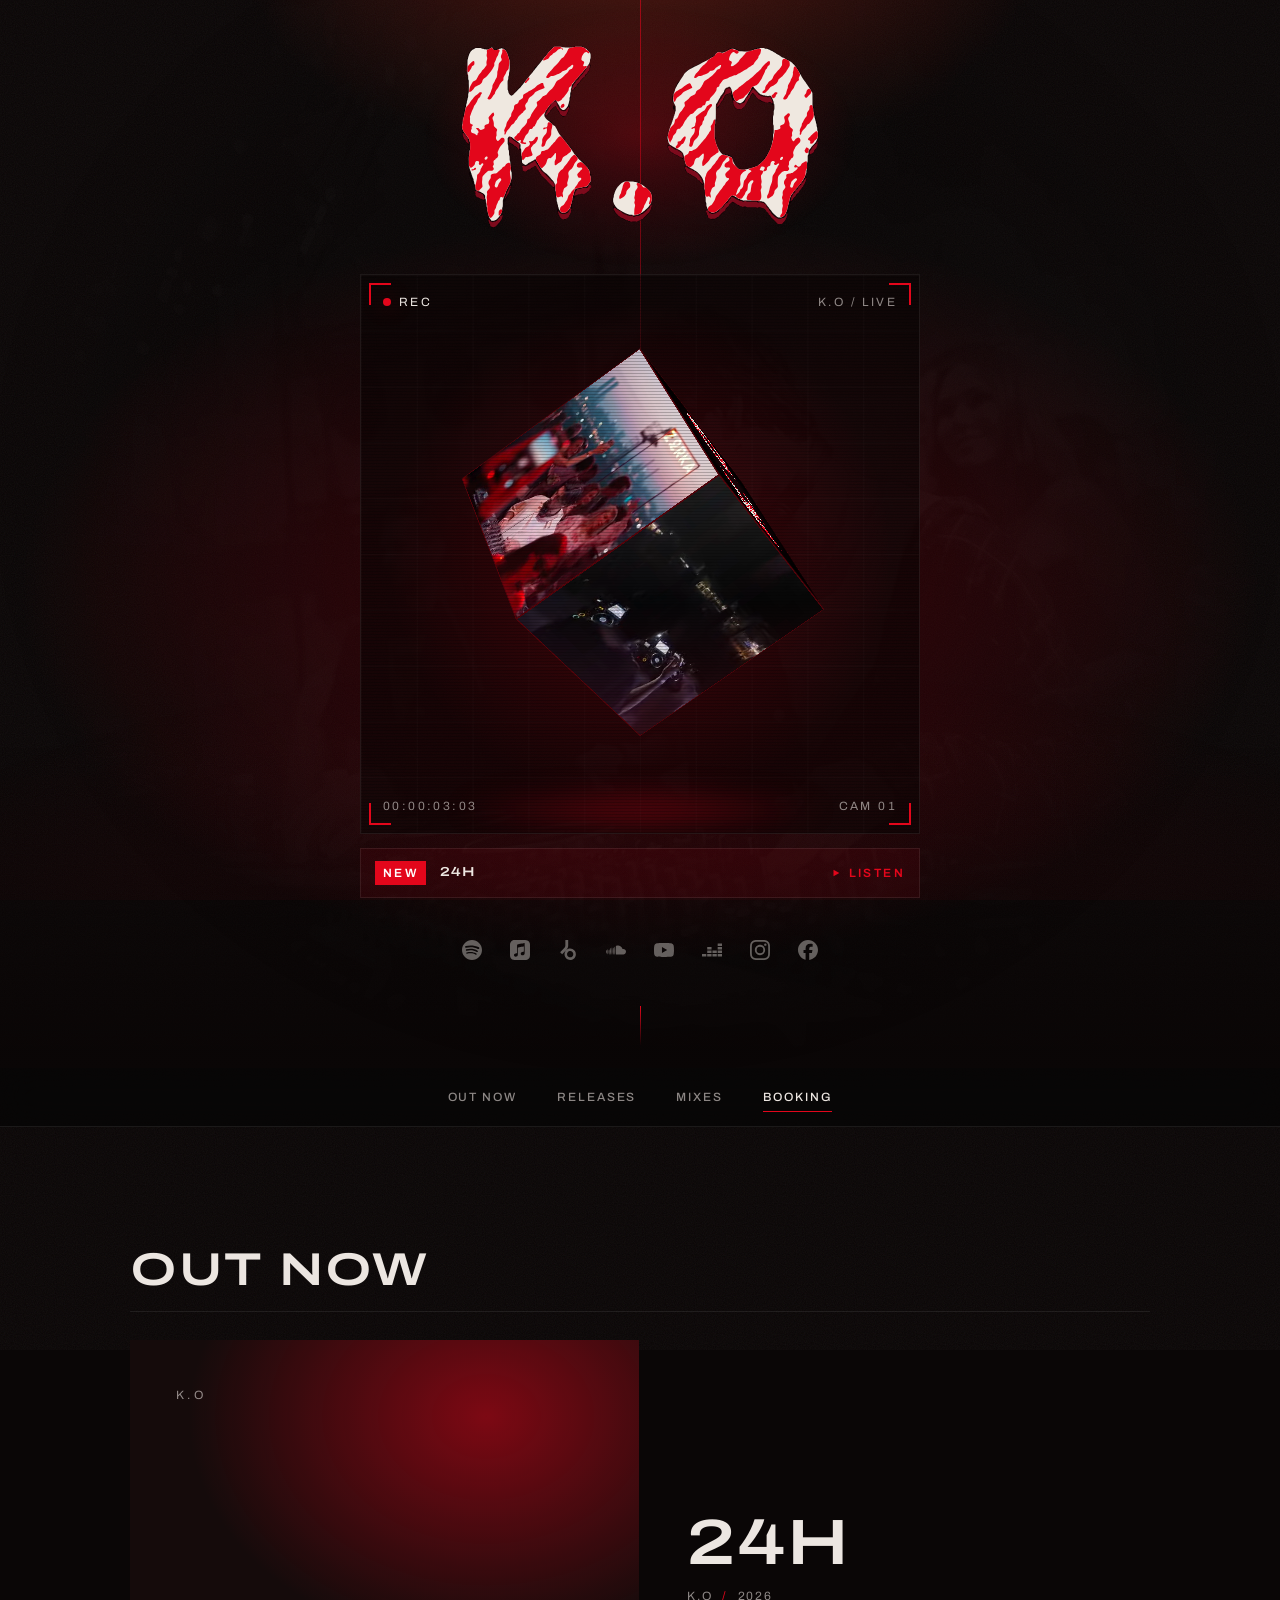
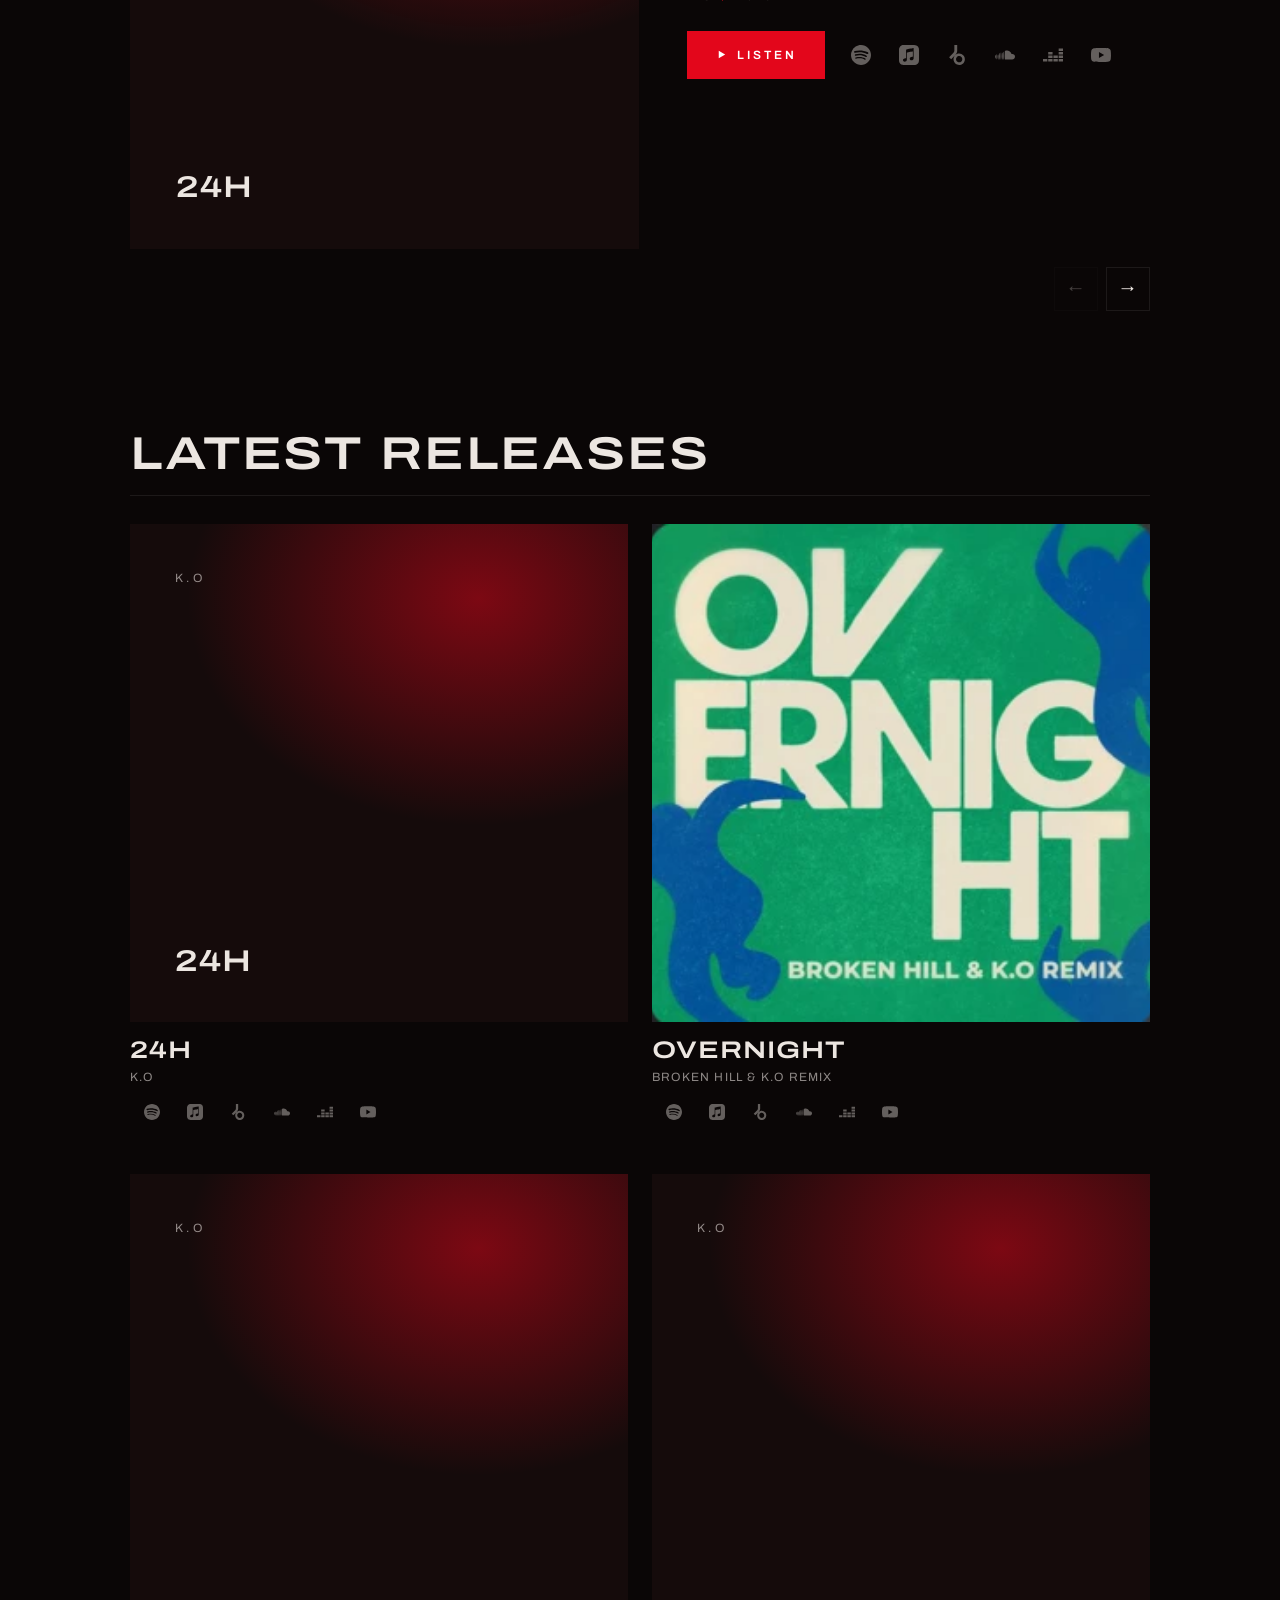
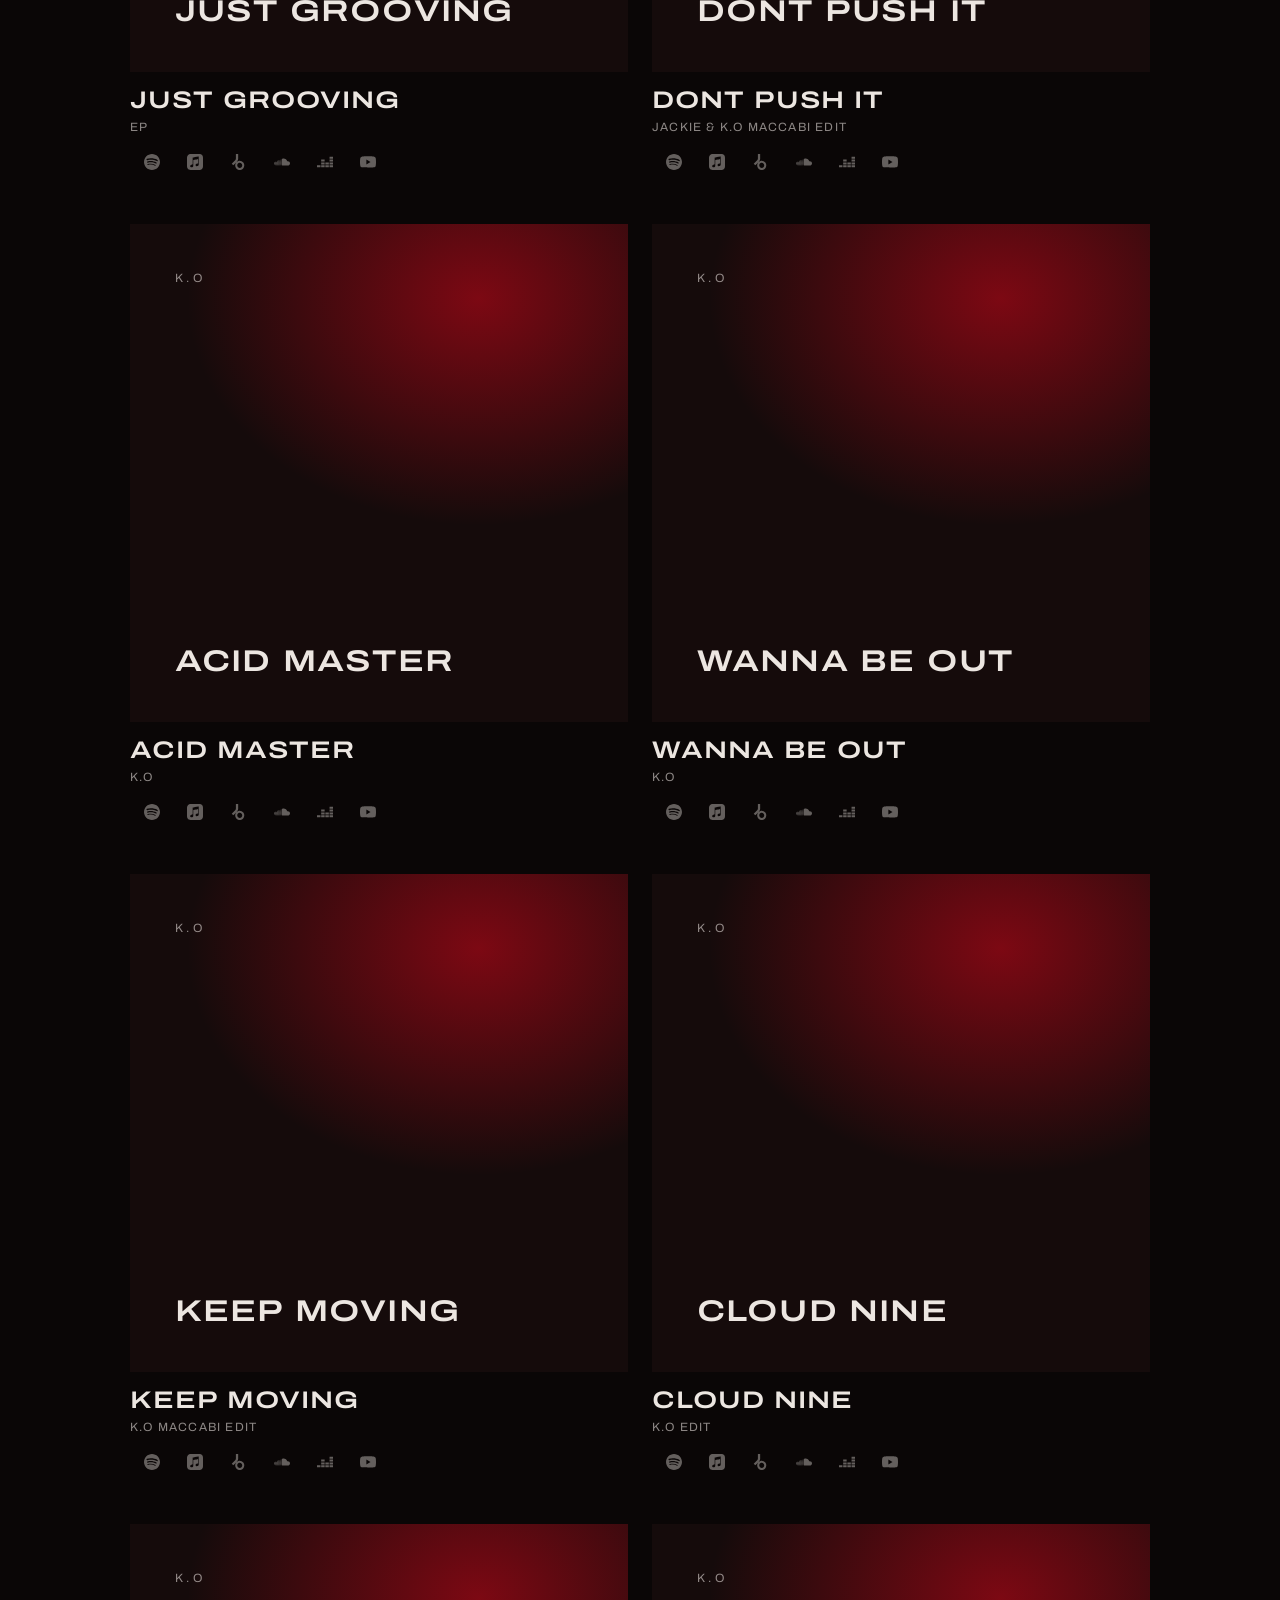
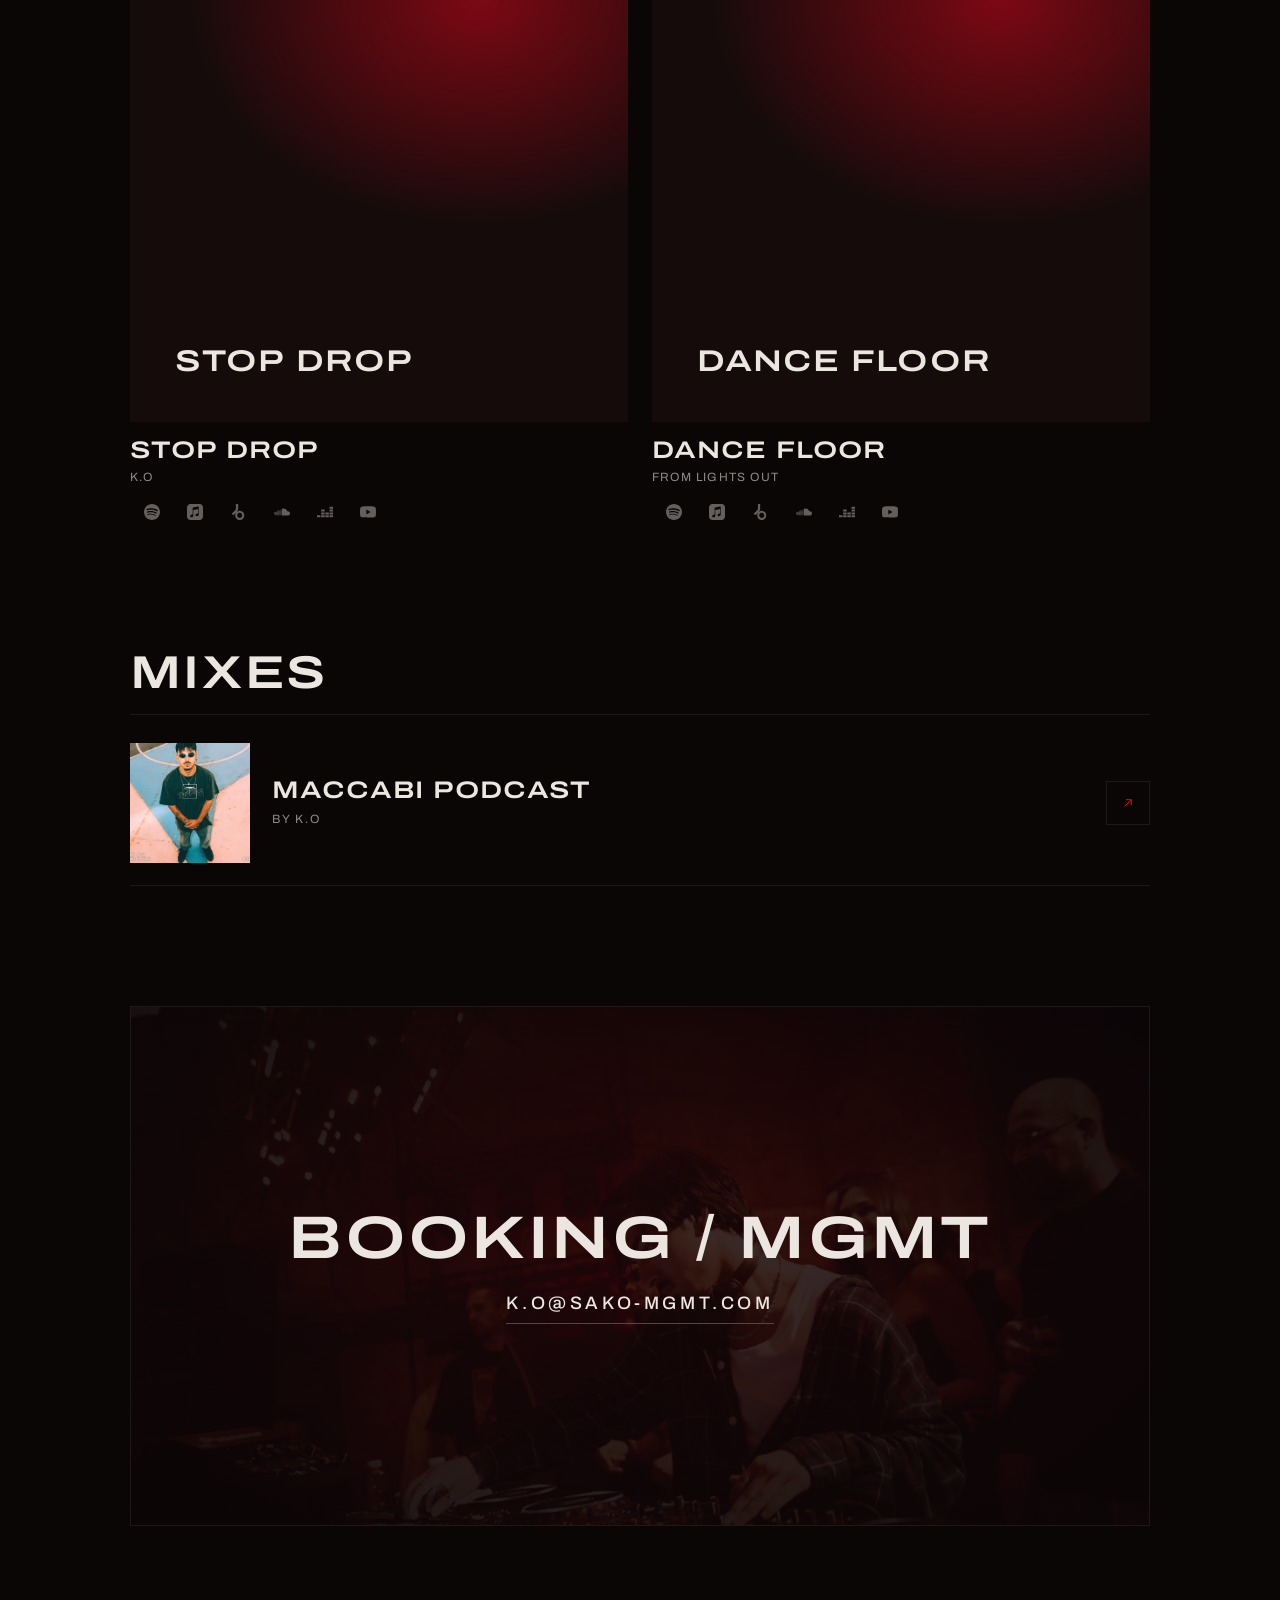
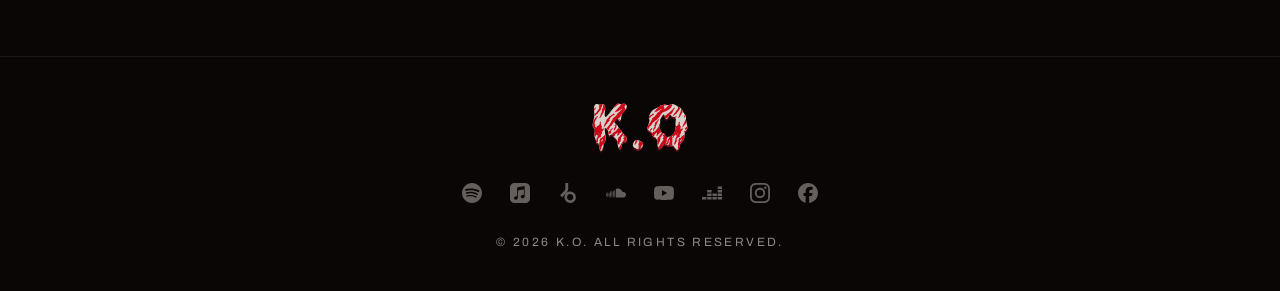
<file: index.html>
<!doctype html>
<html lang="en">
<head>
  <meta charset="utf-8">
  <meta name="viewport" content="width=device-width, initial-scale=1, viewport-fit=cover">
  <title>K.O — DJ & Producer</title>
  <meta name="description" content="K.O — Israeli DJ & producer. New releases, live sets, mixes and booking.">
  <meta name="theme-color" content="#070506">
  <link rel="canonical" href="https://ko.sako-mgmt.com/">
  <meta property="og:type" content="website">
  <meta property="og:site_name" content="K.O">
  <meta property="og:url" content="https://ko.sako-mgmt.com/">
  <meta property="og:title" content="K.O — DJ & Producer">
  <meta property="og:description" content="New releases, live sets, mixes and booking.">
  <meta property="og:image" content="https://ko.sako-mgmt.com/assets/media/og.jpg">
  <meta property="og:image:width" content="1200">
  <meta property="og:image:height" content="630">
  <meta name="twitter:card" content="summary_large_image">
  <meta name="twitter:image" content="https://ko.sako-mgmt.com/assets/media/og.jpg">
  <link rel="icon" href="assets/media/logo-ko.svg" type="image/svg+xml">
  <link rel="apple-touch-icon" href="assets/media/apple-touch-icon.png">
  <link rel="preload" href="assets/media/logo-ko.svg" as="image">
  <script type="application/ld+json">{"@context": "https://schema.org", "@type": "MusicGroup", "name": "K.O", "url": "https://ko.sako-mgmt.com/", "image": "https://ko.sako-mgmt.com/assets/media/og.jpg", "genre": ["House", "Electronic"], "description": "K.O is an Israeli DJ and producer.", "email": "K.O@sako-mgmt.com", "sameAs": ["https://open.spotify.com/artist/4dalkrTraIcooInb3IR0Di", "https://music.apple.com/il/artist/ko/1524847482", "https://www.beatport.com/artist/ko-il/1085079", "https://on.soundcloud.com/sedm5H5yJz75iUqP8", "https://www.youtube.com/@k.o4music", "https://www.deezer.com/en/artist/185522127", "https://www.instagram.com/k.omusic", "https://www.facebook.com/share/1C5k2kMW2U/"]}</script>
  <link rel="preconnect" href="https://fonts.googleapis.com">
  <link rel="preconnect" href="https://fonts.gstatic.com" crossorigin>
  <link rel="preload" as="style" href="https://fonts.googleapis.com/css2?family=Archivo:wdth,wght@62..125,300..700&display=swap">
  <link href="https://fonts.googleapis.com/css2?family=Archivo:wdth,wght@62..125,300..700&display=swap" rel="stylesheet" media="print" onload="this.media='all'">
  <noscript><link href="https://fonts.googleapis.com/css2?family=Archivo:wdth,wght@62..125,300..700&display=swap" rel="stylesheet"></noscript>
  <link rel="stylesheet" href="assets/css/style.css">
</head>
<body>
  <div class="grain" aria-hidden="true"></div>

  <!-- HERO -->
  <header class="hero" id="top">
    <div class="hero-bg" aria-hidden="true">
      <div class="hero-glow"></div>
      <div class="hero-photo"></div>
      <div class="hero-beams"><i></i><i></i><i></i></div>
    </div>

    <div class="hero-inner">
      <div class="logo-wrap"><img class="logo" src="assets/media/logo-ko.svg" alt="K.O" width="529" height="272" fetchpriority="high"></div>

      <!-- the cube sits inside a camera-style screen: corner marks, REC, running timecode -->
      <div class="screen" id="screen">
        <div class="screen-fx" aria-hidden="true"></div>
        <div class="cube-stage" id="cubeStage" role="button" tabindex="0" aria-label="Live clips. Drag to spin, tap a face to watch">
          <div class="cube" id="cube"></div>
          <div class="cube-floor" aria-hidden="true"></div>
        </div>
        <div class="hud" aria-hidden="true">
          <i class="corner tl"></i><i class="corner tr"></i><i class="corner bl"></i><i class="corner br"></i>
          <span class="hud-tl"><b class="rec"></b>REC</span>
          <span class="hud-tr">K.O / Live</span>
          <span class="hud-bl" id="timecode">00:00:00:00</span>
          <span class="hud-br">Cam 01</span>
        </div>
      </div>

      <a class="now" id="nowPlaying" target="_blank" rel="noopener"></a>

      <nav class="platforms" id="heroPlatforms" aria-label="Listen on"></nav>
    </div>

    <a class="scroll-cue" href="#out-now" aria-label="Scroll to music"><span></span></a>
  </header>

  <!-- STICKY NAV -->
  <nav class="chips" id="chips" aria-label="Sections">
    <a href="#out-now">Out Now</a>
    <a href="#releases">Releases</a>
    <a href="#mixes">Mixes</a>
    <a href="#booking">Booking</a>
  </nav>

  <noscript>
    <p style="text-align:center;padding:40px 16px">Booking / MGMT: K.O@sako-mgmt.com · <a href="https://open.spotify.com/artist/4dalkrTraIcooInb3IR0Di">Spotify</a> · <a href="https://www.instagram.com/k.omusic">Instagram</a></p>
  </noscript>

  <main>
    <section id="out-now" class="section">
      <h2 class="section-head reveal">Out Now</h2>
      <div class="featured" id="featured"></div>
    </section>

    <section id="releases" class="section">
      <h2 class="section-head reveal">Latest Releases</h2>
      <div class="grid" id="releaseGrid"></div>
    </section>

    <section id="mixes" class="section">
      <h2 class="section-head reveal">Mixes</h2>
      <div class="mixes" id="mixList"></div>
    </section>

    <section id="booking" class="section">
      <div class="booking reveal">
        <h2>Booking / MGMT</h2>
        <a class="booking-mail" id="bookingMail"></a>
      </div>
    </section>
  </main>

  <footer class="footer">
    <img src="assets/media/logo-ko.svg" alt="K.O" class="footer-logo" loading="lazy" width="529" height="272">
    <nav class="platforms platforms-sm" id="footPlatforms" aria-label="Social"></nav>
    <p>© <span id="year"></span> K.O. All rights reserved.</p>
  </footer>

  <!-- LIGHTBOX -->
  <div class="lightbox" id="lightbox" role="dialog" aria-modal="true" aria-label="Live clip" hidden>
    <button class="lb-close" id="lbClose" aria-label="Close">×</button>
    <div class="lb-frame" id="lbFrame"></div>
    <button class="lb-sound" id="lbSound" hidden>Sound on</button>
  </div>

  <script src="assets/js/icons.js"></script>
  <script src="assets/js/content.js"></script>
  <script src="assets/js/auto-releases.js"></script>
  <script src="assets/js/main.js"></script>
</body>
</html>
</file>
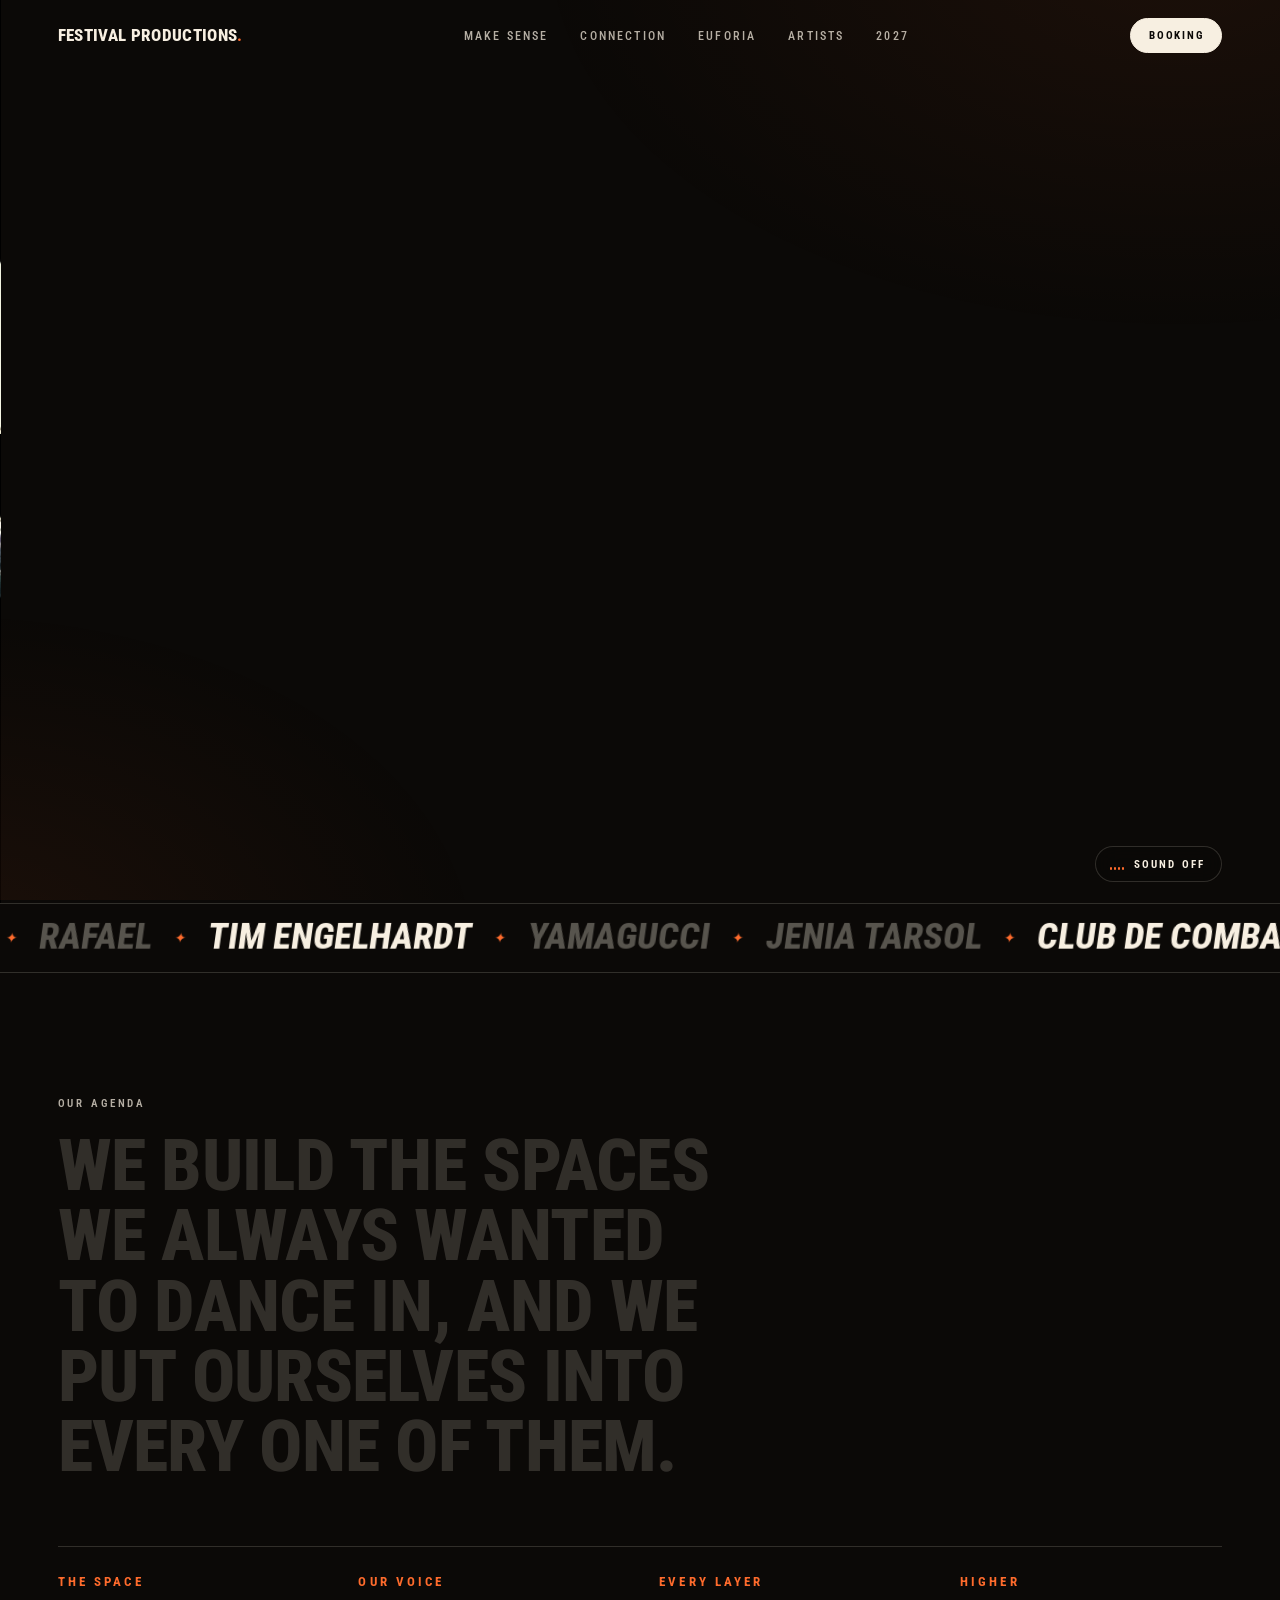
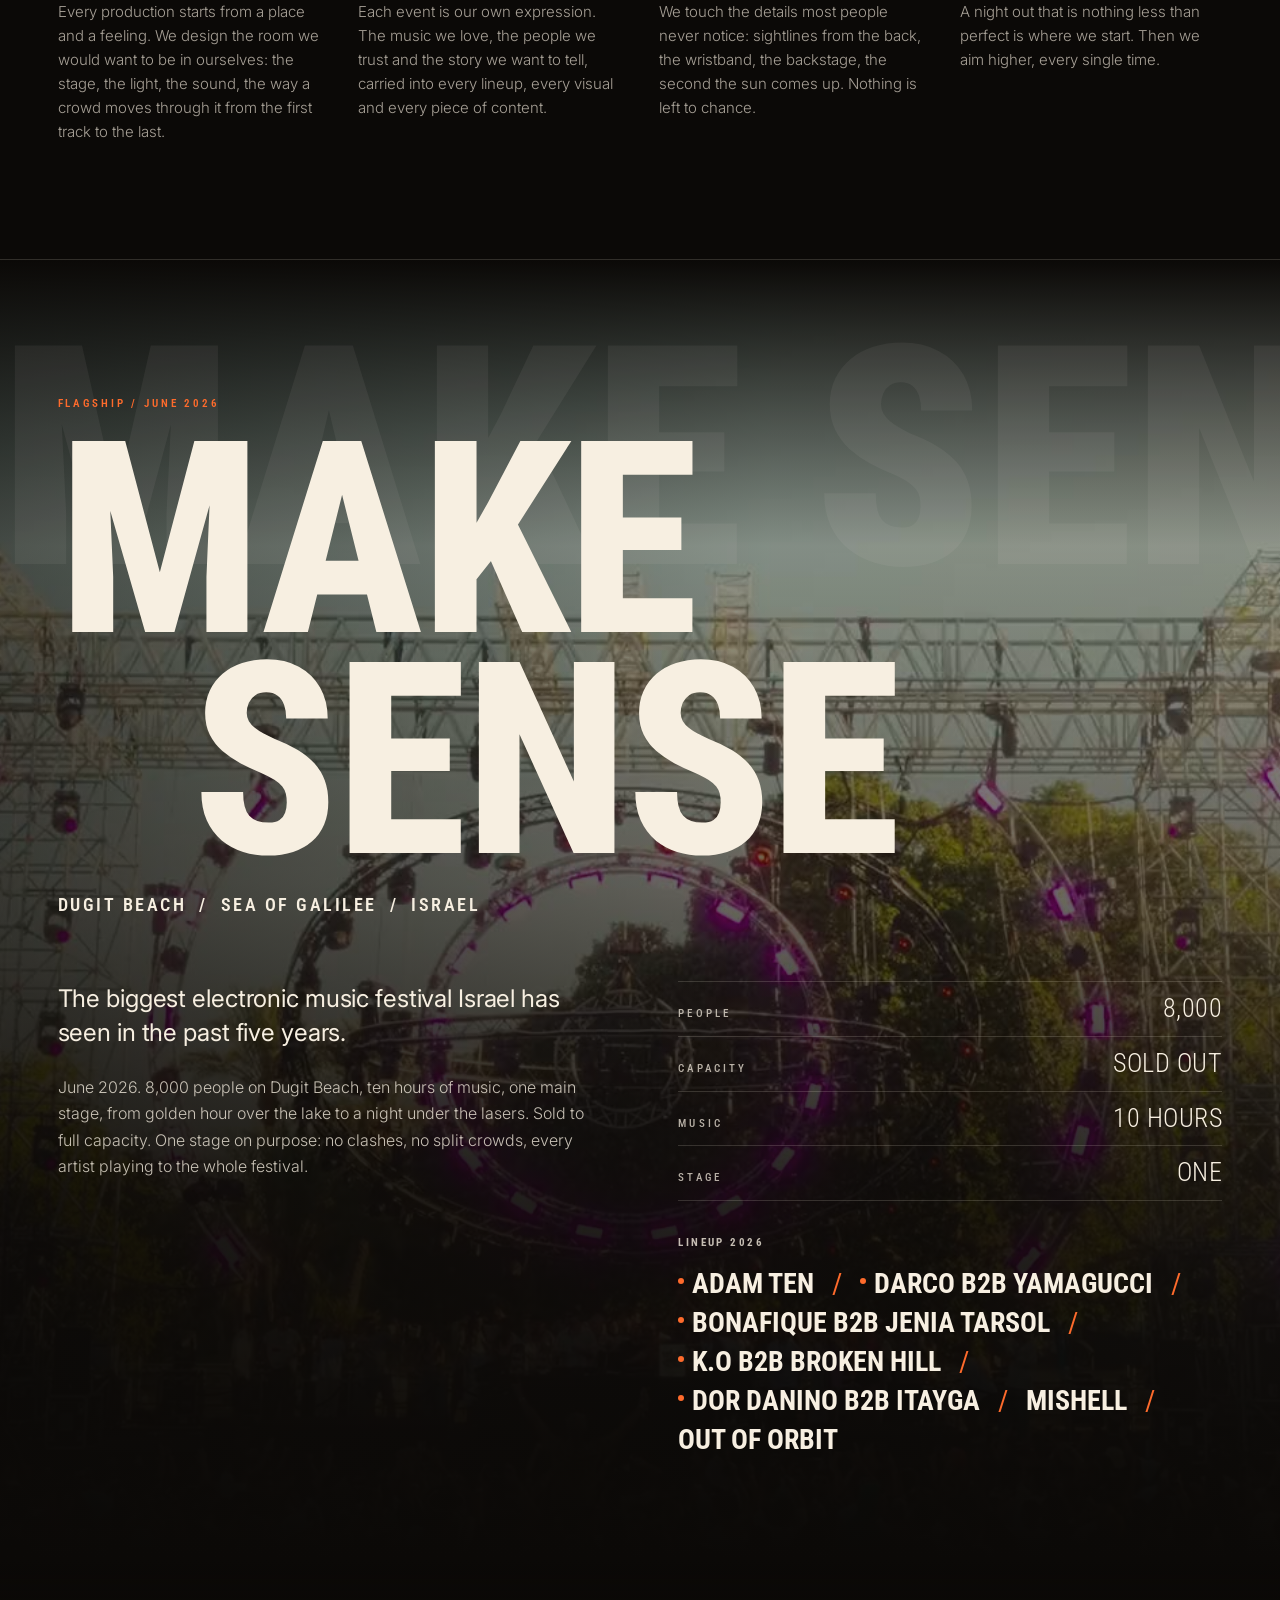
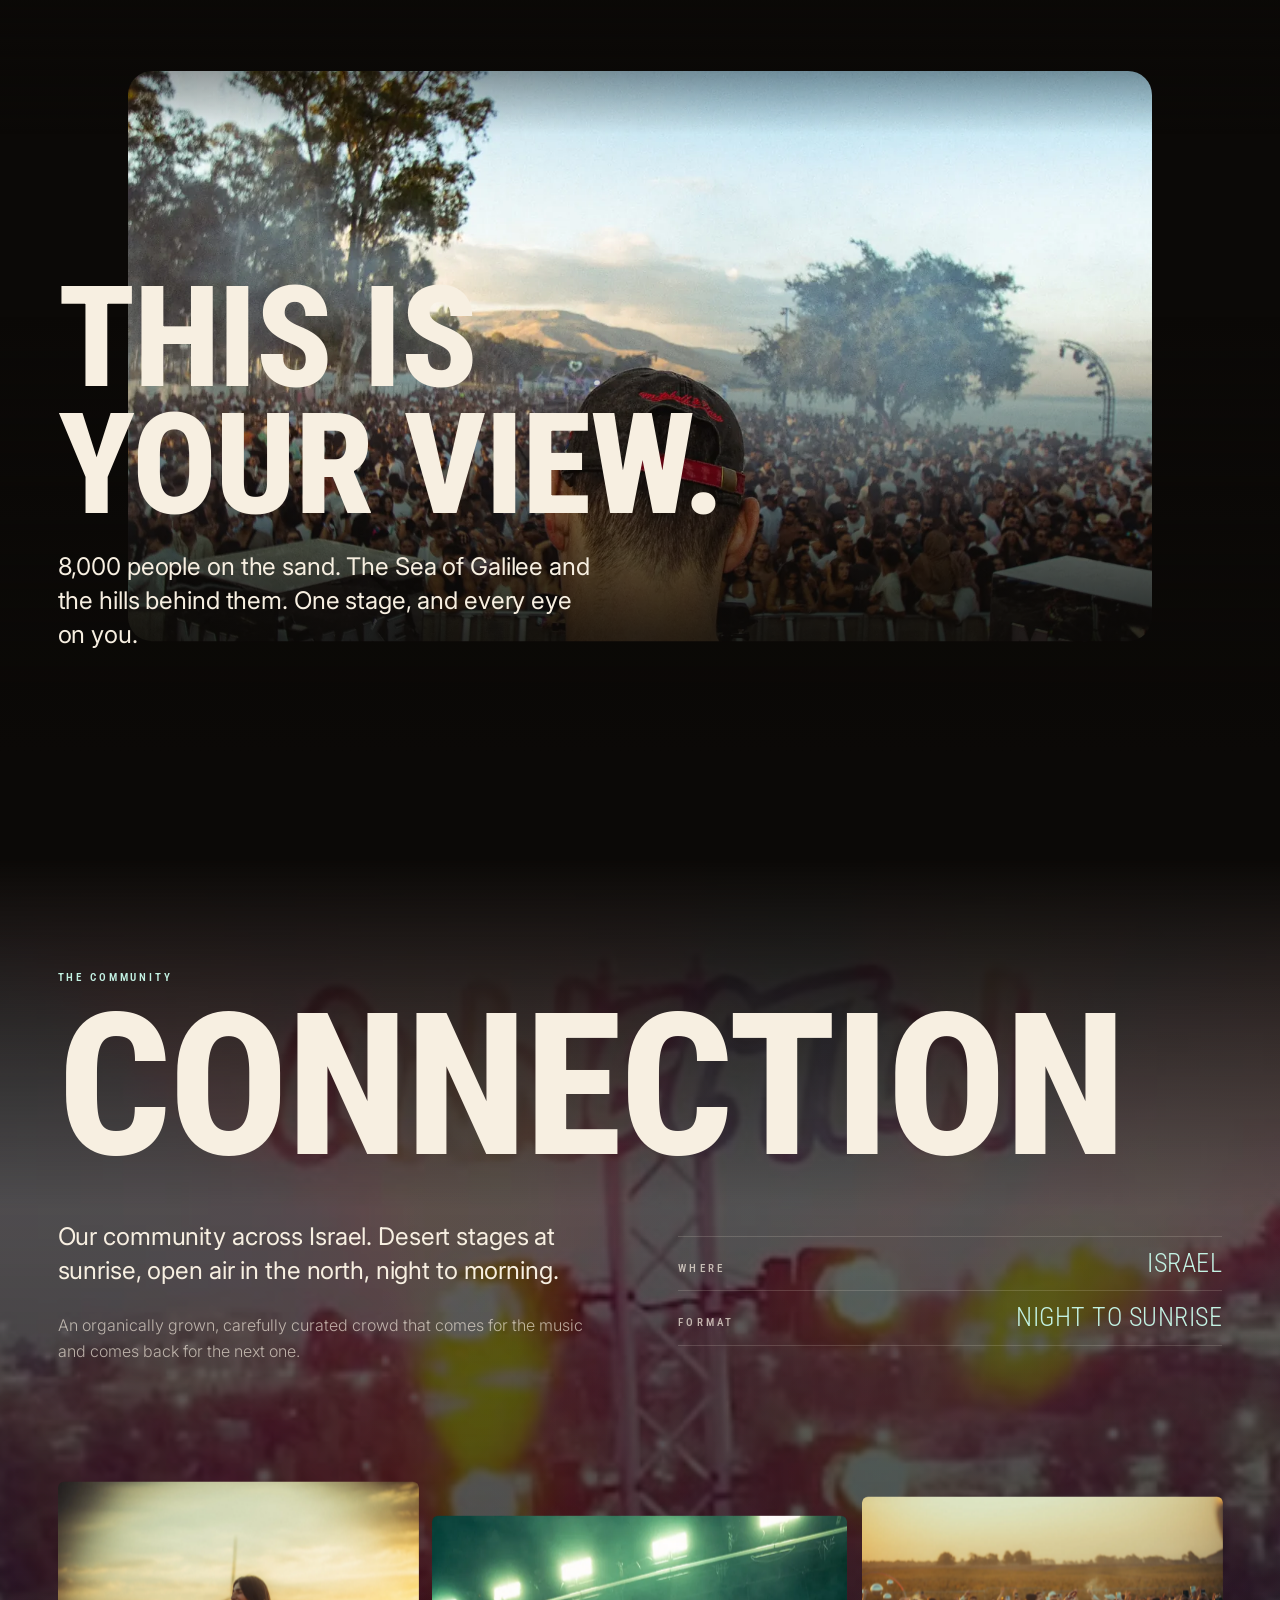
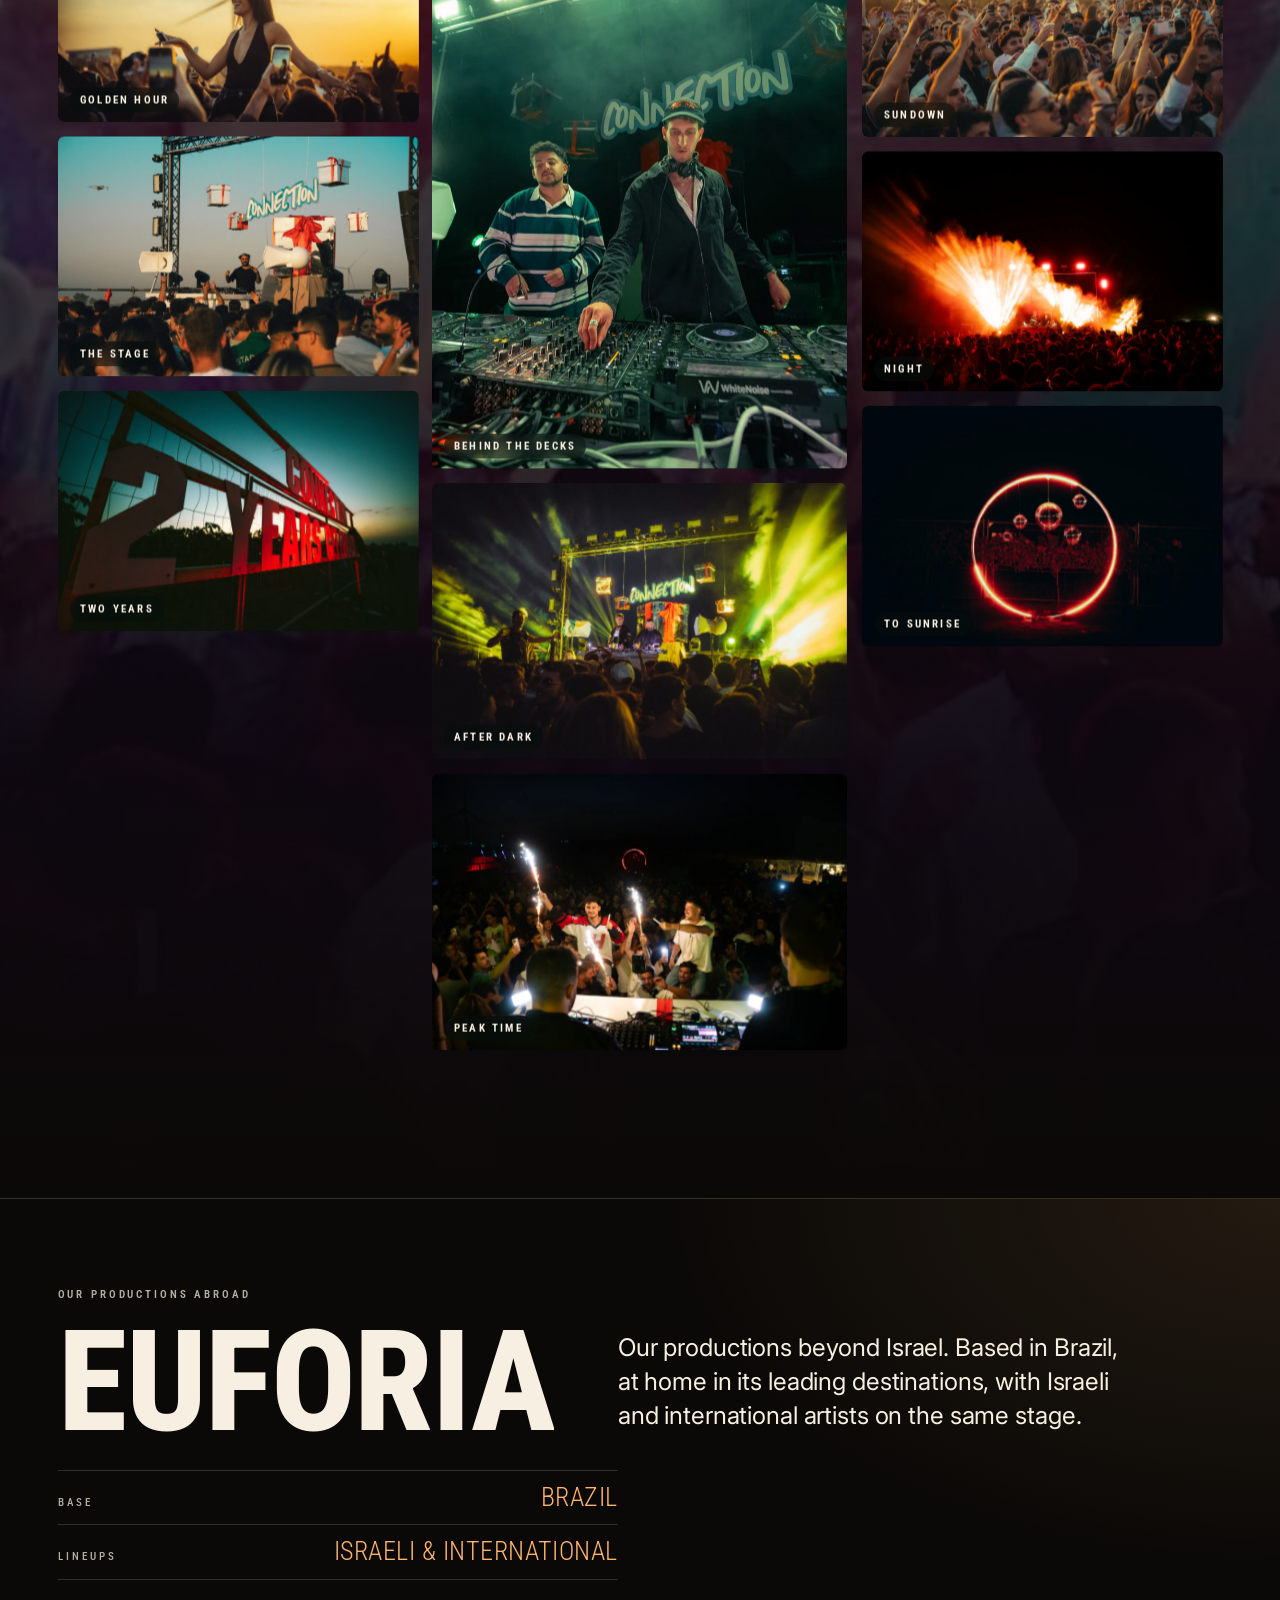
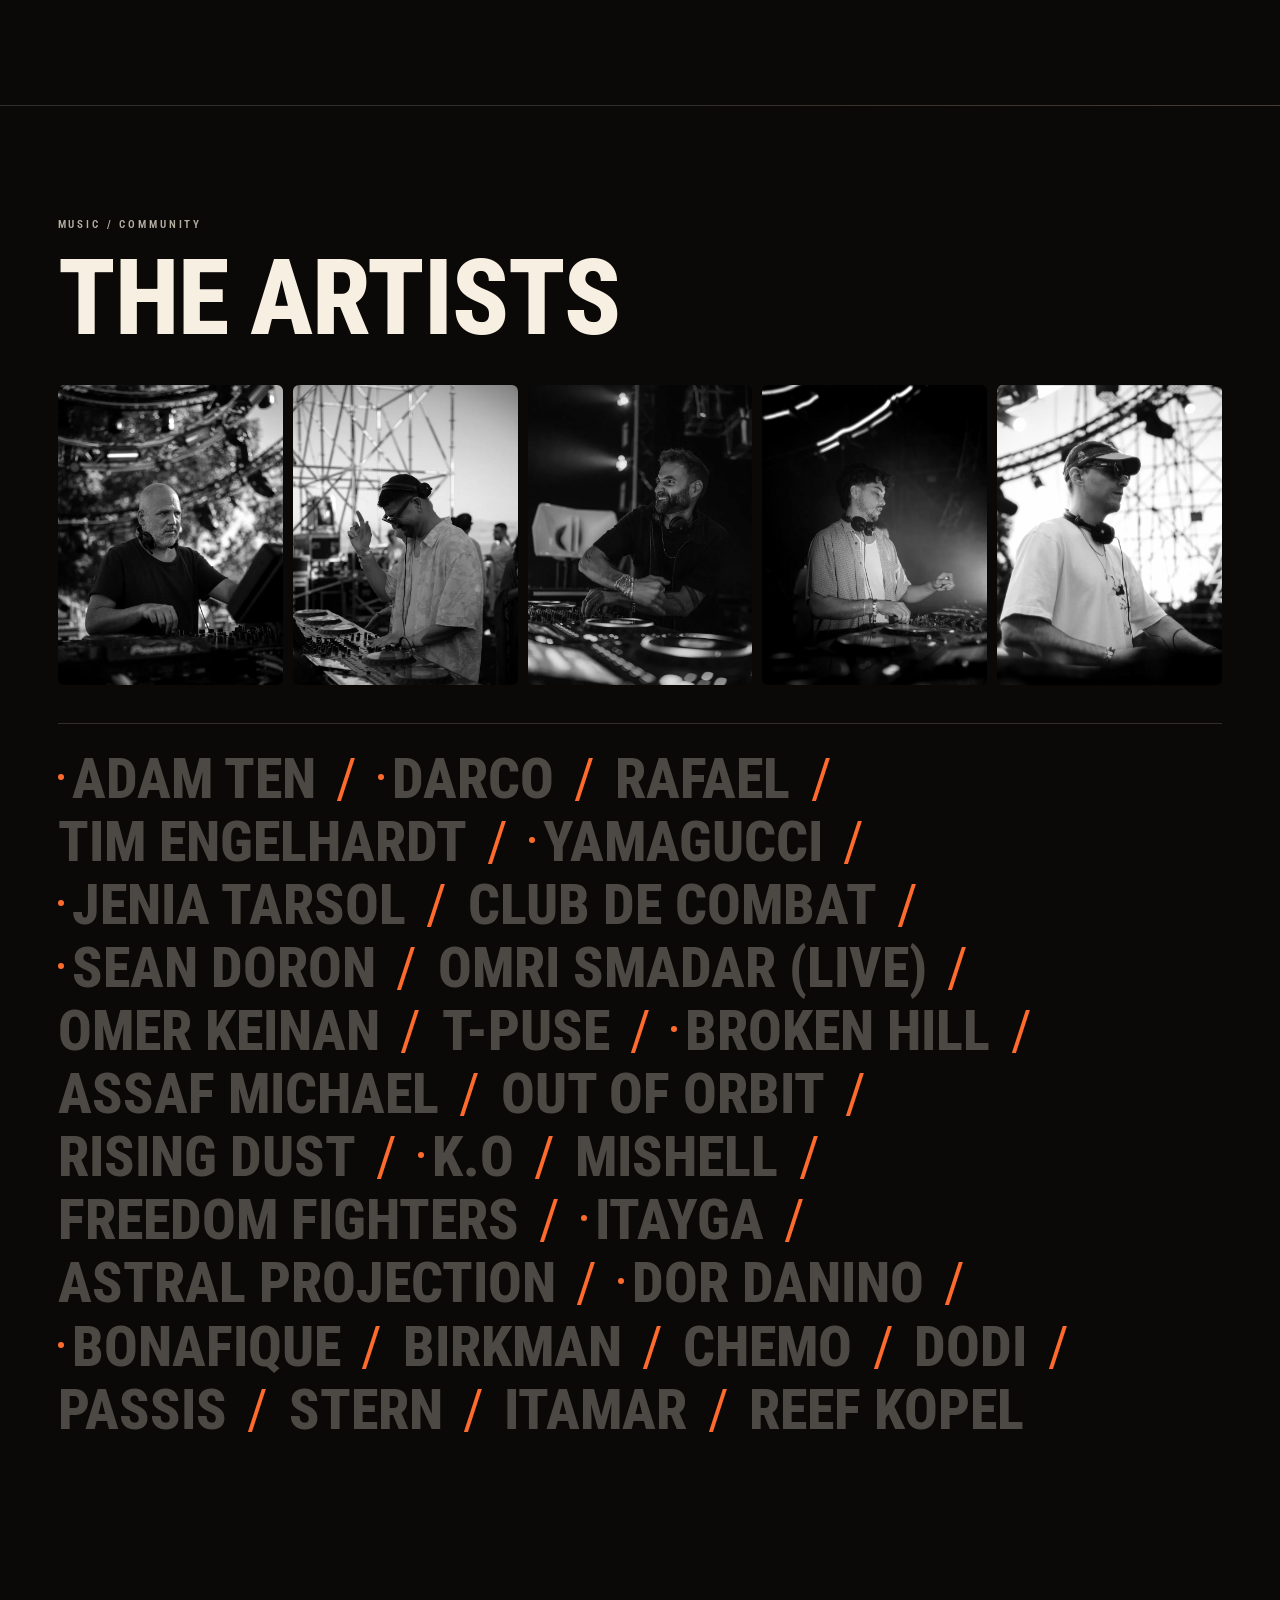
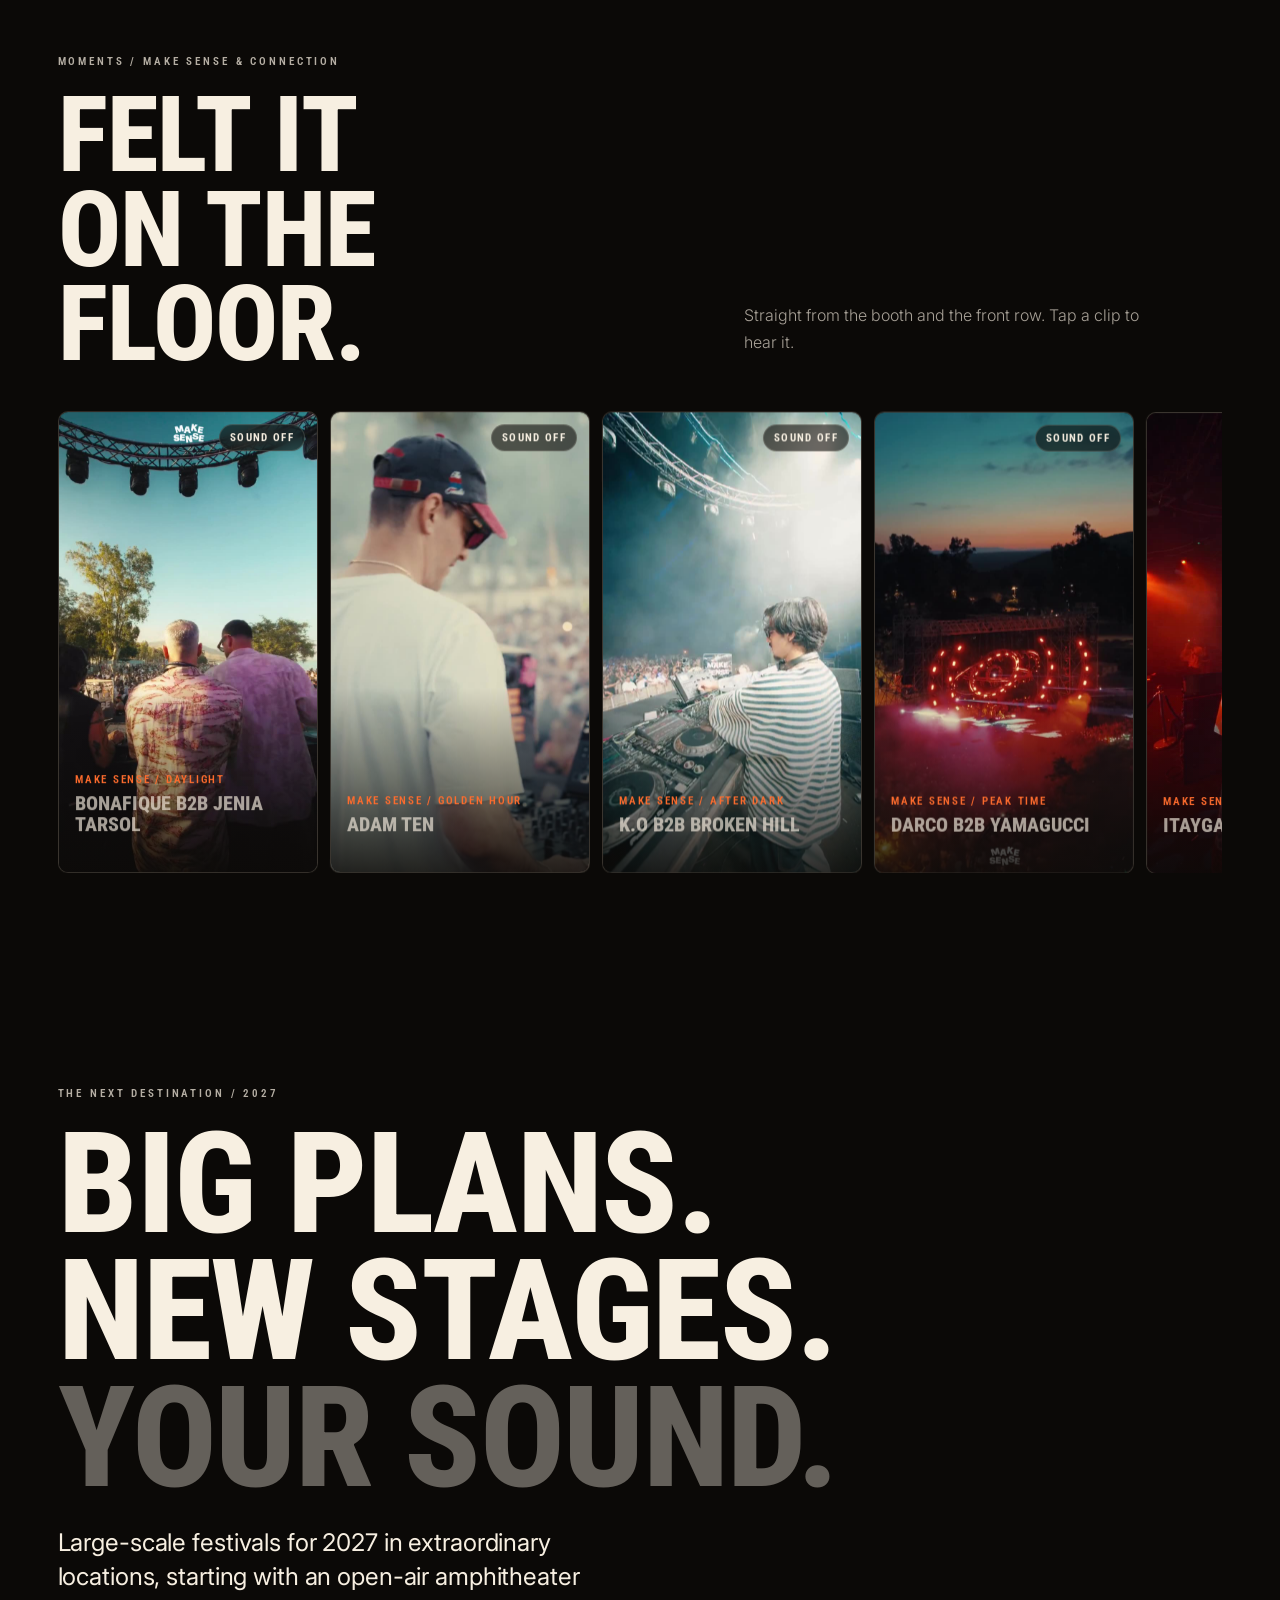
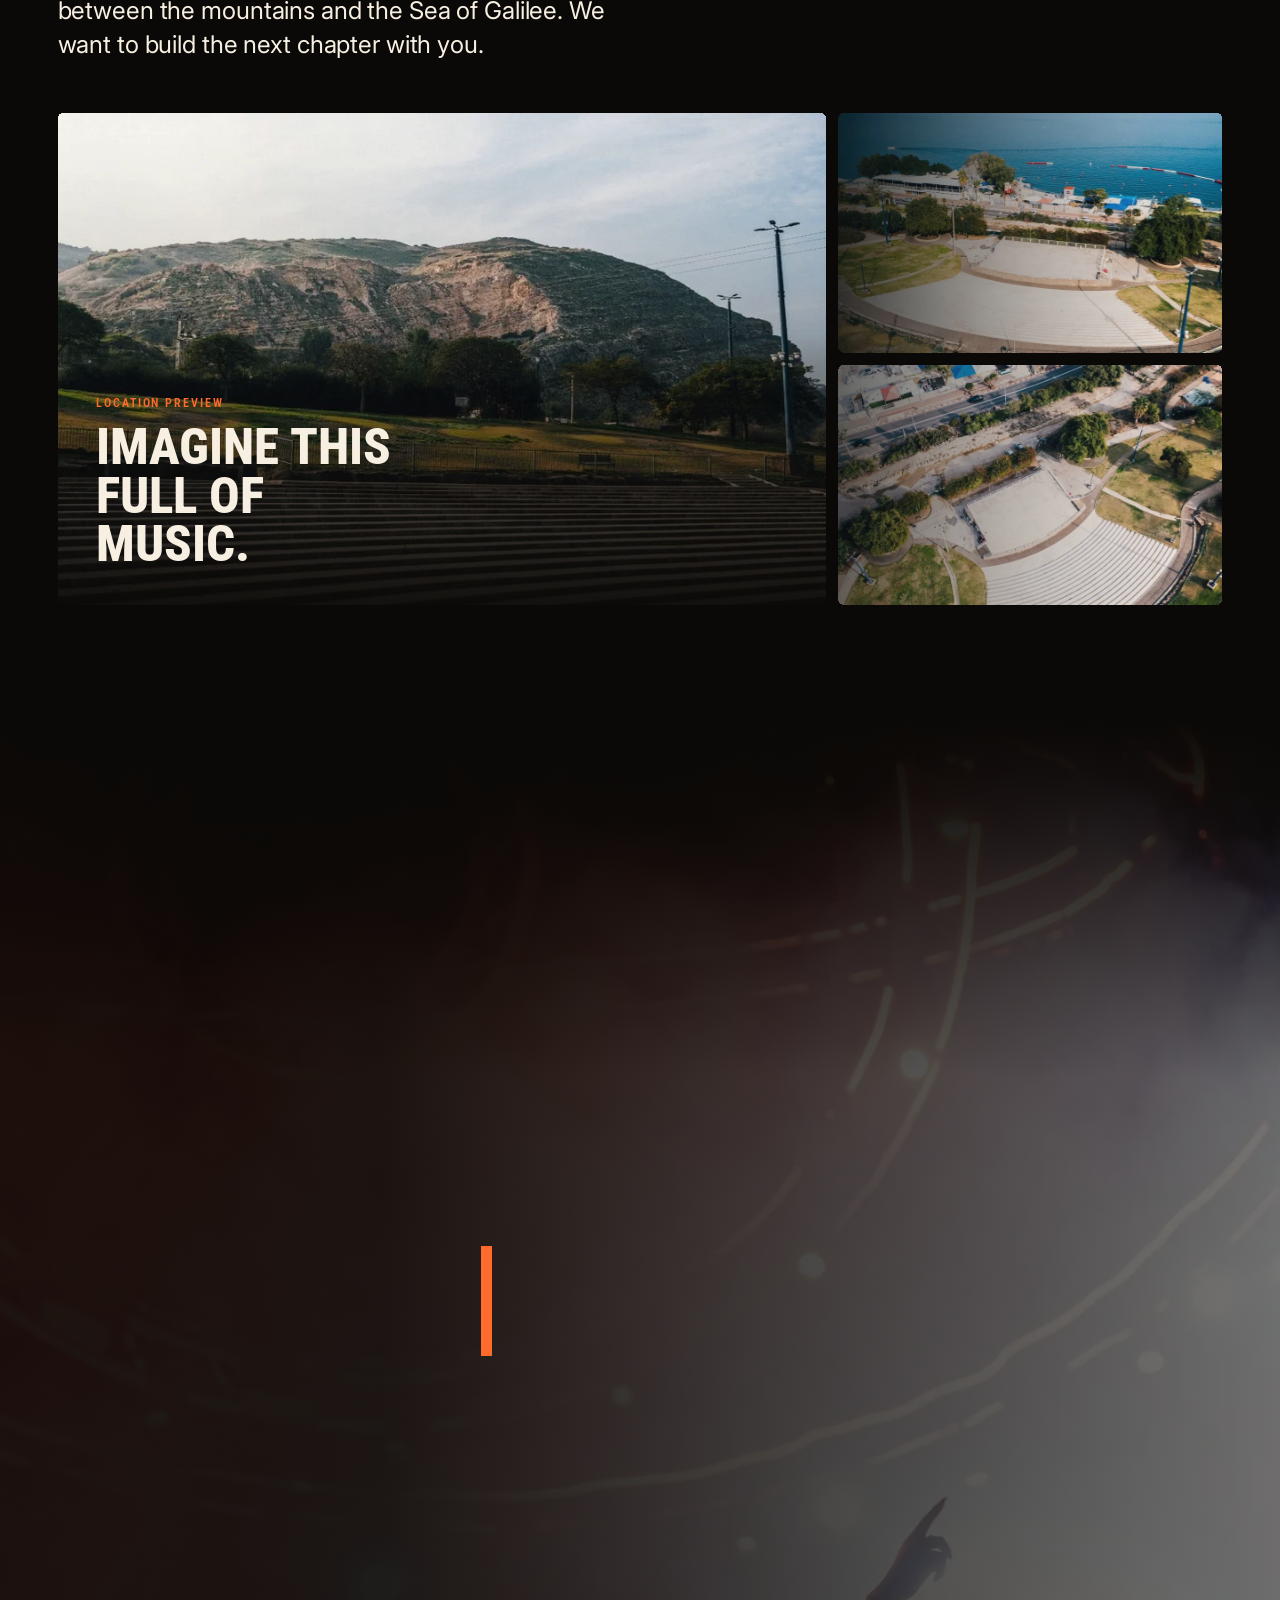
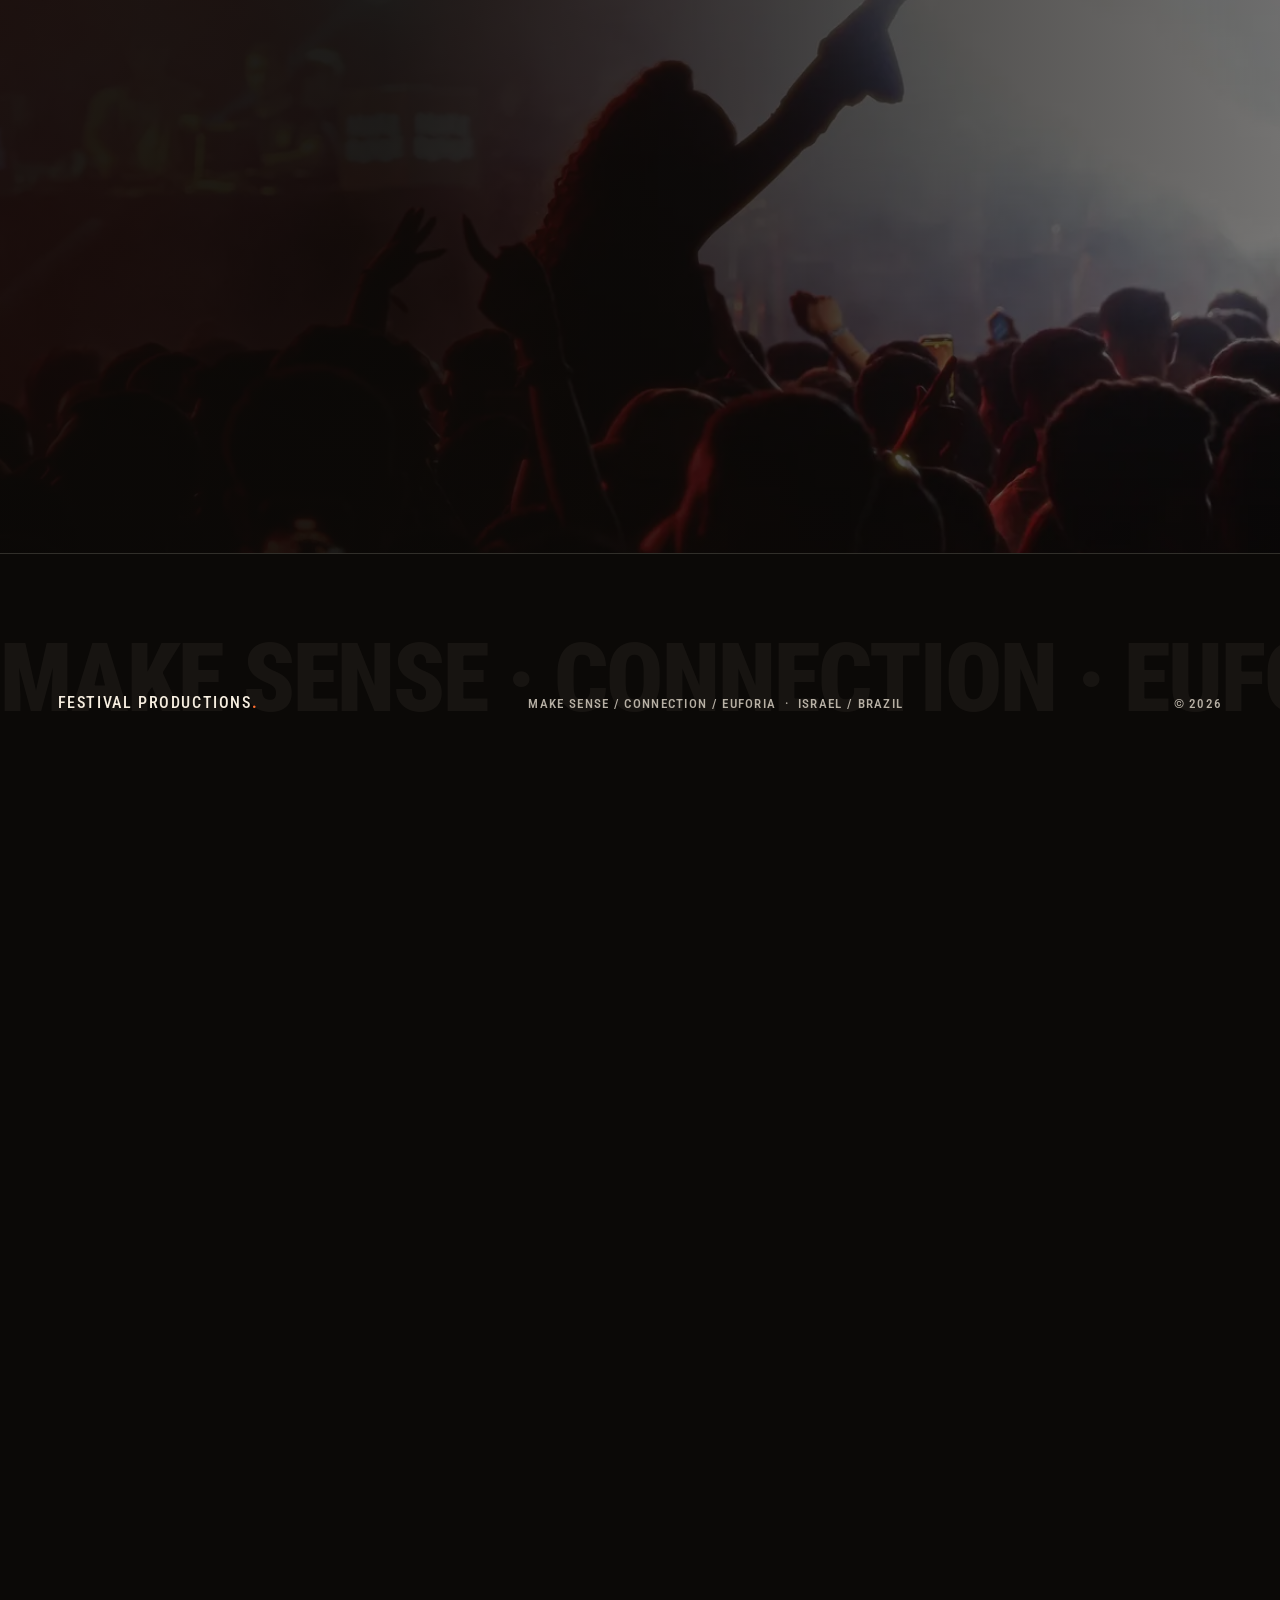
<file: connection/index.html>
<!doctype html>
<html lang="en">
<head>
  <meta charset="utf-8">
  <meta name="viewport" content="width=device-width, initial-scale=1, viewport-fit=cover">
  <title>Make Sense · Connection · Euforia — Festival Productions</title>
  <meta name="description" content="Make Sense, Connection and Euforia: three festival productions from Israel and Brazil. 8,000 people on the shore of the Sea of Galilee. Booking for 2027.">
  <meta name="theme-color" content="#0b0907">
  <meta property="og:type" content="website">
  <meta property="og:site_name" content="Make Sense · Connection · Euforia">
  <meta property="og:title" content="Make Sense · Connection · Euforia — We Produce Festival Moments">
  <meta property="og:description" content="Independent electronic music festivals from Israel. Booking for 2027.">
  <meta property="og:image" content="https://makesense-festival.vercel.app/media/og.jpg">
  <meta property="og:image:width" content="1200">
  <meta property="og:image:height" content="630">
  <meta name="twitter:card" content="summary_large_image">
  <link rel="preconnect" href="https://fonts.googleapis.com">
  <link rel="preconnect" href="https://fonts.gstatic.com" crossorigin>
  <link href="https://fonts.googleapis.com/css2?family=Roboto+Condensed:wght@400;500;700;800;900&family=Inter:wght@300;400;500;600&display=swap" rel="stylesheet">
  <link rel="icon" href="favicon.svg" type="image/svg+xml">
  <link rel="apple-touch-icon" href="apple-touch-icon.png">
  <meta name="twitter:title" content="Make Sense · Connection · Euforia — We Produce Festival Moments">
  <meta name="twitter:description" content="Independent electronic music festivals from Israel. Booking for 2027.">
  <link rel="preload" as="image" href="media/hero-poster.jpg">
  <script>
    // Hold the hero for the intro only when motion is welcome; never leave the page hidden.
    if (!matchMedia("(prefers-reduced-motion: reduce)").matches) {
      document.documentElement.classList.add("motion-pending");
      setTimeout(function () { document.documentElement.classList.remove("motion-pending"); }, 4000);
    }
  </script>
  <link rel="stylesheet" href="styles.css?v=202611170541">
  <link rel="stylesheet" href="motion.css?v=202611170541">
  <link rel="stylesheet" href="wow.css?v=202611170541">
</head>
<body>

  <div class="loader" id="loader" aria-hidden="true">
    <div class="loader-panel"></div>
  </div>


  <nav class="nav" id="nav">
    <a class="brandline wordmark" href="#top" aria-label="Festival Productions, back to top">Festival Productions<b class="dot">.</b></a>
    <div class="nav-links">
      <a href="#makesense">Make Sense</a>
      <a href="#connection">Connection</a>
      <a href="#euforia">Euforia</a>
      <a href="#artists">Artists</a>
      <a href="#2027">2027</a>
    </div>
    <a class="btn btn-sm" href="#contact">Booking</a>
  </nav>

  <header class="hero" id="top">
    <div class="hero-frame" id="heroFrame">
      <div class="hero-media" aria-hidden="true">
        <video id="heroVideo" muted loop playsinline preload="auto" poster="media/hero-poster.jpg"
          data-desktop="media/hero.mp4" data-mobile="media/hero-mobile.mp4"></video>
      </div>
      <div class="hero-shade" aria-hidden="true"></div>
    </div>
    <div class="hero-window" id="heroWindow" aria-hidden="true"><span class="w-ms">Make<br>Sense</span></div>
    <p class="hero-enter" id="heroEnter" aria-hidden="true">Scroll to enter</p>

    <div class="hero-inner wrap" id="heroInner">
      <p class="tag hero-tag">Make Sense &nbsp;/&nbsp; Connection &nbsp;/&nbsp; Euforia</p>
      <h1 class="display hero-title" id="heroTitle">
        <span class="line"><span>We produce</span></span>
        <span class="line"><span>festival</span></span>
        <span class="line"><span>moments<b class="dot">.</b></span></span>
      </h1>
      <div class="hero-foot">
        <p class="lede">Three productions. Israel and Brazil.<br><strong>Festivals, open-air nights and destination events.</strong></p>
        <div class="cta-row">
          <a class="btn" href="#contact">Play our stage <span aria-hidden="true">→</span></a>
          <a class="btn btn-ghost" href="#makesense">See Make Sense 2026</a>
        </div>
      </div>
    </div>
  </header>

  <div class="marquee" aria-hidden="true">
    <div class="marquee-track" id="marquee"></div>
  </div>

  <main>
    <section class="section agenda" id="agenda">
      <div class="wrap">
        <p class="tag reveal">Our agenda</p>
        <p class="agenda-statement" id="agendaStatement">We build the spaces we always wanted to dance in, and we put ourselves into every one of them.</p>
        <div class="agenda-grid">
          <div class="reveal"><h3>The space</h3><p>Every production starts from a place and a feeling. We design the room we would want to be in ourselves: the stage, the light, the sound, the way a crowd moves through it from the first track to the last.</p></div>
          <div class="reveal"><h3>Our voice</h3><p>Each event is our own expression. The music we love, the people we trust and the story we want to tell, carried into every lineup, every visual and every piece of content.</p></div>
          <div class="reveal"><h3>Every layer</h3><p>We touch the details most people never notice: sightlines from the back, the wristband, the backstage, the second the sun comes up. Nothing is left to chance.</p></div>
          <div class="reveal"><h3>Higher</h3><p>A night out that is nothing less than perfect is where we start. Then we aim higher, every single time.</p></div>
        </div>
      </div>
    </section>

    <section class="section ms" id="makesense">
      <div class="ms-media" aria-hidden="true">
        <video id="msVideo" muted playsinline preload="none" poster="media/ms-scrub-poster.jpg"
          data-desktop="media/ms-scrub.mp4" data-mobile="media/ms-scrub-mobile.mp4"
          data-mobile-poster="media/ms-scrub-mobile-poster.jpg" disablepictureinpicture></video>
      </div>
      <div class="ms-shade" aria-hidden="true"></div>

      <div class="ms-giant" aria-hidden="true"><span id="msGiant">Make Sense — Make Sense — Make Sense —</span></div>

      <div class="wrap ms-inner">
        <div class="ms-head">
          <p class="tag tag-ember reveal">Flagship / June 2026</p>
          <h2 class="display ms-title" aria-label="Make Sense Festival" data-split>
            <span>Make</span><span>Sense</span>
          </h2>
          <p class="ms-where reveal">Dugit Beach &nbsp;/&nbsp; Sea of Galilee &nbsp;/&nbsp; Israel</p>
        </div>

        <div class="ms-body grid-2">
          <div class="reveal">
            <p class="big">The biggest electronic music festival Israel has seen in the past five years.</p>
            <p>June 2026. 8,000 people on Dugit Beach, ten hours of music, one main stage, from golden hour over the lake to a night under the lasers. Sold to full capacity. One stage on purpose: no clashes, no split crowds, every artist playing to the whole festival.</p>
          </div>

          <div class="ms-facts">
            <dl class="factline reveal">
              <div><dt>People</dt><dd>8,000</dd></div>
              <div><dt>Capacity</dt><dd>Sold out</dd></div>
              <div><dt>Music</dt><dd>10 hours</dd></div>
              <div><dt>Stage</dt><dd>One</dd></div>
            </dl>

            <div class="lineup reveal">
              <p class="lineup-label">Lineup 2026</p>
              <ul id="msLineup"></ul>
            </div>
          </div>
        </div>
      </div>
    </section>

    <section class="booth" id="booth" aria-label="The view from our stage">
      <div class="booth-clip" id="boothClip">
        <img class="booth-img" id="boothImg" src="media/booth.webp" alt="View from the DJ booth at Make Sense: thousands of people on the beach with the Sea of Galilee and the hills behind them" loading="lazy" width="2400" height="1467">
      </div>
      <div class="booth-shade" aria-hidden="true"></div>
      <div class="wrap booth-inner">
        <p class="tag reveal">The view from the booth</p>
        <h2 class="display h-xxl" data-split>This is<br>your view.</h2>
        <p class="big reveal">8,000 people on the sand. The Sea of Galilee and the hills behind them. One stage, and every eye on you.</p>
      </div>
    </section>

    <section class="gallery" id="gallery" aria-label="Make Sense 2026 photo gallery">
      <div class="gallery-pin" id="galleryPin">
        <div class="wrap gallery-head">
          <p class="tag reveal">Make Sense / Golden hour to after dark</p>
          <h2 class="display h-xl" data-split>Ten hours.<br>One stage.</h2>
        </div>
        <div class="film" id="film" tabindex="0" aria-label="Scrollable photo strip">
          <figure class="f-l"><img src="media/fans-sunset.webp" alt="Fans with a hand fan at sunset over the lake" loading="lazy" width="1600" height="978"><figcaption>Golden hour</figcaption></figure>
          <figure class="f-l"><img src="media/co2-sunset.webp" alt="CO2 jets firing beside the DJ booth at sunset" loading="lazy" width="2000" height="1223"><figcaption>Sundown</figcaption></figure>
          <figure class="f-l"><img src="media/b2b-lake.webp" alt="DJs playing back to back with the lake behind the crowd" loading="lazy" width="1800" height="1100"><figcaption>B2B by the lake</figcaption></figure>
          <figure class="f-l"><img src="media/stage-ring.webp" alt="The ring stage lit red and purple at night" loading="lazy" width="1800" height="1100"><figcaption>The ring stage</figcaption></figure>
          <figure class="f-l"><img src="media/night-smoke.webp" alt="Hands up in the smoke under the stage lights" loading="lazy" width="1800" height="1100"><figcaption>After dark</figcaption></figure>
          <figure class="f-l"><img src="media/crowd-rail.webp" alt="Crowd dancing at the barrier" loading="lazy" width="1600" height="978"><figcaption>8,000 strong</figcaption></figure>
          <figure class="f-l"><img src="media/brand-cube.webp" alt="DJ playing next to the Make Sense light cube" loading="lazy" width="1600" height="978"><figcaption>Make Sense</figcaption></figure>
        </div>
        <div class="wrap film-ctrl">
          <button class="film-btn" data-dir="-1" aria-label="Previous photos">←</button>
          <button class="film-btn" data-dir="1" aria-label="Next photos">→</button>
        </div>
      </div>
    </section>

    <section class="section conn" id="connection">
      <div class="conn-media" aria-hidden="true">
        <video id="connVideo" muted loop playsinline preload="none" poster="media/connection-loop.jpg"
          data-src="media/connection-loop.mp4" data-mobile="media/connection-loop-mobile.mp4" data-mobile-poster="media/connection-loop-mobile.jpg"></video>
      </div>
      <div class="conn-shade" aria-hidden="true"></div>

      <div class="wrap conn-inner">
        <p class="tag tag-violet reveal">The community</p>
        <h2 class="display conn-title" data-split>Connection</h2>

        <div class="grid-2 conn-body">
          <div class="reveal">
            <p class="big">Our community across Israel. Desert stages at sunrise, open air in the north, night to morning.</p>
            <p>An organically grown, carefully curated crowd that comes for the music and comes back for the next one.</p>
          </div>
          <div>
            <dl class="factline factline-violet reveal">
              <div><dt>Where</dt><dd>Israel</dd></div>
              <div><dt>Format</dt><dd>Night to sunrise</dd></div>
            </dl>
          </div>
        </div>
      </div>

      <div class="wrap cmosaic" aria-label="Connection photos">
        <div class="cm-col" data-speed="-6">
          <figure data-clip><img src="media/cx-golden.webp" alt="A dancer on shoulders at golden hour with wind turbines behind" loading="lazy" width="1800" height="1202"><figcaption>Golden hour</figcaption></figure>
          <figure data-clip><img src="media/cx-stage.webp" alt="The Connection stage with giant gift boxes and the logo" loading="lazy" width="1800" height="1202"><figcaption>The stage</figcaption></figure>
          <figure data-clip><img src="media/cx-sign.webp" alt="The 2 Years Celebration sign at dusk" loading="lazy" width="1600" height="1069"><figcaption>Two years</figcaption></figure>
        </div>
        <div class="cm-col cm-mid" data-speed="8">
          <figure data-clip class="tall"><img src="media/cx-dj.webp" alt="DJs behind the decks under green light" loading="lazy" width="735" height="1100"><figcaption>Behind the decks</figcaption></figure>
          <figure data-clip><img src="media/cx-lasers.webp" alt="Green lasers over the Connection stage at night" loading="lazy" width="1800" height="1202"><figcaption>After dark</figcaption></figure>
          <figure data-clip><img src="media/cx-sparks.webp" alt="Sparklers raised above the crowd in front of the booth" loading="lazy" width="1800" height="1202"><figcaption>Peak time</figcaption></figure>
        </div>
        <div class="cm-col" data-speed="-10">
          <figure data-clip><img src="media/cx-sunset.webp" alt="Hands up across the crowd at sunset" loading="lazy" width="1800" height="1202"><figcaption>Sundown</figcaption></figure>
          <figure data-clip><img src="media/cx-pyro.webp" alt="Flames and lights over the crowd" loading="lazy" width="1800" height="1202"><figcaption>Night</figcaption></figure>
          <figure data-clip><img src="media/cx-ring.webp" alt="A neon ring installation at night" loading="lazy" width="1600" height="1069"><figcaption>To sunrise</figcaption></figure>
        </div>
      </div>
    </section>

    <section class="euforia" id="euforia">
      <div class="wrap euforia-inner">
        <p class="tag reveal">Our productions abroad</p>
        <h2 class="display euforia-title" data-split>Euforia</h2>
        <p class="big reveal">Our productions beyond Israel. Based in Brazil, at home in its leading destinations, with Israeli and international artists on the same stage.</p>
        <dl class="factline factline-gold euforia-facts reveal">
          <div><dt>Base</dt><dd>Brazil</dd></div>
          <div><dt>Lineups</dt><dd>Israeli &amp; international</dd></div>
        </dl>
      </div>
    </section>

    <section class="section artists" id="artists">
      <div class="wrap">
        <p class="tag reveal">Music / Community</p>
        <h2 class="display h-xl" data-split>The artists</h2>
        <div class="portraits" aria-hidden="true">
          <img src="media/artist-hands.webp" alt="" loading="lazy" width="782" height="1043">
          <img src="media/artist-day.webp" alt="" loading="lazy" width="782" height="1043">
          <img src="media/artist-blue.webp" alt="" loading="lazy" width="782" height="1043">
          <img src="media/artist-red.webp" alt="" loading="lazy" width="782" height="1043">
          <img src="media/artist-cap.webp" alt="" loading="lazy" width="782" height="1043">
        </div>
        <ul class="artist-wall" id="artistWall"></ul>
      </div>
    </section>

    <section class="section moments" id="moments">
      <div class="wrap">
        <div class="moments-head">
          <div>
            <p class="tag reveal">Moments / Make Sense &amp; Connection</p>
            <h2 class="display h-xl" data-split>Felt it<br>on the floor.</h2>
          </div>
          <p class="reveal">Straight from the booth and the front row. Tap a clip to hear it.</p>
        </div>
        <div class="reels" id="reels"></div>
      </div>
    </section>



    <section class="section next" id="2027">
      <div class="wrap">
        <p class="tag reveal">The next destination / 2027</p>
        <h2 class="display h-xxl" data-split>Big plans.<br>New stages.<br><em>Your sound.</em></h2>
        <p class="big next-lede reveal">Large-scale festivals for 2027 in extraordinary locations, starting with an open-air amphitheater between the mountains and the Sea of Galilee. We want to build the next chapter with you.</p>
      </div>

      <div class="wrap venue">
        <figure class="venue-main" data-clip>
          <img src="media/galilee-amphi.webp" alt="An open-air amphitheater below the mountains near the Sea of Galilee" loading="lazy" width="960" height="540">
          <figcaption><span>Location preview</span>Imagine this full of music.</figcaption>
        </figure>
        <figure class="venue-side" data-clip>
          <img src="media/aerial-sea.webp" alt="Aerial view of the amphitheater on the shore of the Sea of Galilee" loading="lazy" width="960" height="540">
        </figure>
        <figure class="venue-side" data-clip>
          <img src="media/aerial-amphi.webp" alt="Aerial view of the amphitheater seating and stage" loading="lazy" width="960" height="540">
        </figure>
      </div>
    </section>


    <section class="section contact" id="contact">
      <div class="contact-media" aria-hidden="true">
        <img src="media/night-red.webp" alt="" loading="lazy" width="2400" height="1467" data-parallax="-10">
      </div>
      <div class="contact-shade" aria-hidden="true"></div>
      <div class="wrap grid-2 contact-inner">
        <div>
          <p class="tag reveal">Let us build it together</p>
          <h2 class="display h-xxl" data-split>Your music.<br>Our stage<b class="dot">.</b></h2>
          <p class="big reveal">Let's make 2027 unforgettable. Bookings and collaborations.</p>
          <dl class="spec reveal">
            <div><dt>Audience</dt><dd>Up to 8,000 per show. 150K+ tickets sold across our events.</dd></div>
            <div><dt>Stage</dt><dd>One open-air main stage. Custom stage design, top-tier light and sound.</dd></div>
            <div><dt>Seasons</dt><dd>Israel: Make Sense and Connection. Brazil: Euforia, across the country’s leading destinations.</dd></div>
            <div><dt>Hospitality</dt><dd>Flights, hotel, ground transport, backstage and rider, handled end to end.</dd></div>
            <div><dt>Direct</dt><dd><a class="spec-mail" href="mailto:K.O@sako-mgmt.com">K.O@sako-mgmt.com</a></dd></div>
          </dl>
          <ul class="socials reveal">
            <li><a id="igMakesense" href="#" target="_blank" rel="noopener">Make Sense <span>/ Instagram ↗</span></a></li>
            <li><a id="igConnection" href="#" target="_blank" rel="noopener">Connection <span>/ Instagram ↗</span></a></li>
            <li><a id="igEuforia" href="#" target="_blank" rel="noopener">Euforia <span>/ Instagram ↗</span></a></li>
          </ul>
        </div>

        <form class="form reveal" id="bookingForm" novalidate>
          <p class="form-title">Booking &amp; collaboration</p>
          <label class="full"><span>Name / Artist / Agency</span><input name="name" required autocomplete="name"></label>
          <label class="full"><span>Email</span><input name="email" type="email" required autocomplete="email"></label>
          <label class="full"><span>Message</span><textarea name="message" rows="4" placeholder="Dates, ideas, anything we should know."></textarea></label>
          <button class="btn full" type="submit">Send <span aria-hidden="true">→</span></button>
          <p class="form-note" id="formNote" role="status"></p>
        </form>
      </div>
    </section>
  </main>

  <footer class="footer">
    <div class="footer-giant" aria-hidden="true"><span>Make Sense · Connection · Euforia</span></div>
    <div class="wrap footer-inner">
      <p class="brandline wordmark">Festival Productions<b class="dot">.</b></p>
      <p>Make Sense / Connection / Euforia &nbsp;·&nbsp; Israel / Brazil</p>
      <p>© <span id="year">2026</span></p>
    </div>
  </footer>

  <script src="vendor/gsap.min.js?v=202611170541" defer></script>
  <script src="vendor/ScrollTrigger.min.js?v=202611170541" defer></script>
  <script src="vendor/lenis.min.js?v=202611170541" defer></script>
  <script src="main.js?v=202611170541" defer></script>
  <script src="motion.js?v=202611170541" defer></script>
  <script src="wow.js?v=202611170541" defer></script>
</body>
</html>
</file>
<file: assets/css/style.css>
/* K.O — Boiler Room red light on a warm black room, one typeface in caps.
   Layout: full-bleed hero with the corner-standing cube, then a tight 1100px column. */
:root {
  --bg: #0a0606;
  --surface: #150b0b;
  --line: rgba(255, 255, 255, .08);
  --red: #e3061b;
  --red-dim: rgba(227, 6, 27, .4);
  --glow: 0 0 22px rgba(227, 6, 27, .45);
  --text: #ece6e1;
  --muted: rgba(236, 230, 225, .58);
  --font: "Archivo", "Helvetica Neue", Arial, sans-serif;
  --max: 1100px;
  --gutter: clamp(16px, 4vw, 40px);
  --ease: cubic-bezier(.2, .8, .2, 1);
  color-scheme: dark;
}

* { box-sizing: border-box; margin: 0; padding: 0; }
html { scroll-behavior: smooth; -webkit-text-size-adjust: 100%; }
body {
  background: var(--bg);
  color: var(--text);
  font: 400 13px/1.5 var(--font);
  letter-spacing: .14em;
  text-transform: uppercase;
  overflow-x: hidden;
  -webkit-font-smoothing: antialiased;
}
img, video { display: block; max-width: 100%; }
a { color: inherit; text-decoration: none; }
button { font: inherit; letter-spacing: inherit; text-transform: inherit; color: inherit; background: none; border: 0; cursor: pointer; }
::selection { background: var(--red); color: #fff; }
:focus-visible { outline: 1px solid var(--red); outline-offset: 3px; }

/* film grain */
body::before {
  content: ""; position: fixed; inset: 0; z-index: 0; pointer-events: none;
  background: radial-gradient(120% 70% at 50% 115%, rgba(227, 6, 27, .16), transparent 60%);
}
.grain {
  position: fixed; inset: -50%; z-index: 0; pointer-events: none; opacity: .06;
  background-image: url("data:image/svg+xml,%3Csvg xmlns='http://www.w3.org/2000/svg' width='160' height='160'%3E%3Cfilter id='n'%3E%3CfeTurbulence type='fractalNoise' baseFrequency='.9' numOctaves='3' stitchTiles='stitch'/%3E%3C/filter%3E%3Crect width='100%25' height='100%25' filter='url(%23n)'/%3E%3C/svg%3E");
  animation: grain 1.2s steps(6) infinite;
}
@keyframes grain {
  0%, 100% { transform: translate(0, 0); }
  20% { transform: translate(-4%, 3%); } 40% { transform: translate(3%, -5%); }
  60% { transform: translate(-6%, -2%); } 80% { transform: translate(5%, 4%); }
}

/* ---------- type ---------- */
h2, h3 { font-stretch: 125%; font-weight: 600; letter-spacing: .04em; line-height: 1; text-wrap: balance; }
h2 { font-size: clamp(26px, 6vw, 46px); }

.btn {
  display: inline-flex; align-items: center; gap: 10px;
  padding: 14px 28px; border: 1px solid var(--red);
  font-size: 12px; font-weight: 600; letter-spacing: .24em;
  background: var(--red); color: #fff;
  transition: background .35s var(--ease), box-shadow .35s var(--ease);
}
.btn:hover { background: transparent; box-shadow: var(--glow); }
.btn svg { width: 11px; height: 11px; fill: currentColor; }

/* ---------- HERO ---------- */
.hero {
  position: relative; z-index: 1; display: grid; place-items: center;
  padding: 44px var(--gutter) 96px; overflow: hidden; isolation: isolate;
}
.hero-bg { position: absolute; inset: 0; z-index: -1; }
.hero-photo {
  position: absolute; inset: 0;
  background: url("../media/photos/red-room.webp") center/cover;
  filter: grayscale(1) contrast(1.15) brightness(.55); opacity: .4;
  -webkit-mask-image: radial-gradient(ellipse at 50% 45%, #000 15%, transparent 72%);
          mask-image: radial-gradient(ellipse at 50% 45%, #000 15%, transparent 72%);
}
.hero-photo::after { content: ""; position: absolute; inset: 0; background: var(--red); mix-blend-mode: multiply; }
.hero-glow {
  position: absolute; inset: 0;
  background:
    radial-gradient(70% 50% at 50% 55%, rgba(227, 6, 27, .34), transparent 70%),
    radial-gradient(45% 30% at 50% -5%, rgba(255, 60, 40, .3), transparent 70%),
    linear-gradient(180deg, transparent 70%, var(--bg));
  animation: breathe 7s ease-in-out infinite;
}
@keyframes breathe { 50% { opacity: .6; } }
.hero-beams i {
  position: absolute; top: -10%; left: 50%; width: 1px; height: 75%;
  background: linear-gradient(var(--red), transparent);
  transform-origin: top center; opacity: .3;
  animation: sweep 10s ease-in-out infinite;
}
.hero-beams i:nth-child(1) { --a: -26deg; }
.hero-beams i:nth-child(2) { --a: 4deg; animation-delay: -3.3s; }
.hero-beams i:nth-child(3) { --a: 24deg; animation-delay: -6.6s; }
@keyframes sweep {
  0%, 100% { transform: rotate(var(--a)); }
  50% { transform: rotate(calc(var(--a) * -1)); }
}

.hero-inner { width: 100%; max-width: var(--max); display: flex; flex-direction: column; align-items: center; text-align: center; }
.logo-wrap { position: relative; width: min(58vw, 360px); animation: drop-in 1.2s var(--ease) both; }
/* glow sits behind the logo as its own layer: a CSS filter on the image makes Safari draw it blurry */
.logo-wrap::before { content: ""; position: absolute; inset: -20% -10%; z-index: -1; background: radial-gradient(closest-side, rgba(227, 6, 27, .28), transparent); }
.logo { display: block; width: 100%; height: auto; }
@keyframes drop-in { from { transform: translateY(-20px); } }
@keyframes fade-up { from { opacity: 0; transform: translateY(14px); } }

/* ---------- CUBE on its corner ---------- */
.screen {
  --w: min(calc(100vw - 32px), 560px);
  position: relative; width: var(--w); aspect-ratio: 1; max-width: 100%;
  margin: clamp(28px, 5vh, 48px) auto 0;
  background: radial-gradient(60% 60% at 50% 50%, rgba(227, 6, 27, .2), transparent 75%), rgba(10, 4, 4, .55);
  border: 1px solid rgba(255, 255, 255, .07);
  overflow: hidden; isolation: isolate;
}
/* scanlines + a faint 10x10 grid, like a monitor */
.screen-fx {
  position: absolute; inset: 0; z-index: 2; pointer-events: none;
  background:
    repeating-linear-gradient(0deg, rgba(0, 0, 0, .22) 0 1px, transparent 1px 3px),
    linear-gradient(rgba(255, 255, 255, .035) 1px, transparent 1px) 0 0 / 10% 10%,
    linear-gradient(90deg, rgba(255, 255, 255, .035) 1px, transparent 1px) 0 0 / 10% 10%;
  mix-blend-mode: multiply;
}
.cube-stage {
  --s: calc(var(--w) * .4);
  position: absolute; left: calc(50% - var(--s) / 2); top: calc(50% - var(--s) / 2 - var(--w) * .02);
  width: var(--s); height: var(--s);
  perspective: 1400px; touch-action: pan-y; cursor: grab; user-select: none;
}
.hud { position: absolute; inset: 0; z-index: 3; pointer-events: none; font-size: 12px; letter-spacing: .2em; color: var(--muted); }
.hud span { position: absolute; display: flex; align-items: center; gap: 8px; font-variant-numeric: tabular-nums; }
.hud-tl { top: 18px; left: 22px; color: var(--text); }
.hud-tr { top: 18px; right: 22px; }
.hud-bl { bottom: 18px; left: 22px; }
.hud-br { bottom: 18px; right: 22px; }
.rec { width: 8px; height: 8px; border-radius: 50%; background: var(--red); box-shadow: var(--glow); animation: blink 1.4s infinite; }
.corner { position: absolute; width: 22px; height: 22px; border: 0 solid var(--red); }
.corner.tl { top: 8px; left: 8px; border-width: 2px 0 0 2px; }
.corner.tr { top: 8px; right: 8px; border-width: 2px 2px 0 0; }
.corner.bl { bottom: 8px; left: 8px; border-width: 0 0 2px 2px; }
.corner.br { bottom: 8px; right: 8px; border-width: 0 2px 2px 0; }
@media (max-width: 420px) { .hud { font-size: 11px; letter-spacing: .14em; } .hud-tl, .hud-bl { left: 16px; } .hud-tr, .hud-br { right: 16px; } }

/* newest release, right under the screen */
.now {
  display: flex; align-items: center; gap: 14px; width: var(--w, 100%); max-width: 100%;
  margin-top: 14px; padding: 12px 14px; border: 1px solid var(--line);
  background: rgba(227, 6, 27, .08); transition: background .35s var(--ease), border-color .35s var(--ease);
}
.now:hover { background: rgba(227, 6, 27, .18); border-color: var(--red-dim); }
.now-tag { padding: 3px 8px; background: var(--red); color: #fff; font-size: 12px; font-weight: 600; letter-spacing: .2em; }
.now-title { flex: 1; min-width: 0; text-align: left; font-stretch: 125%; font-weight: 600; letter-spacing: .06em; white-space: nowrap; overflow: hidden; text-overflow: ellipsis; }
.now-go { display: flex; align-items: center; gap: 8px; font-size: 12px; font-weight: 600; letter-spacing: .2em; color: var(--red); }
.now-go svg { width: 10px; height: 10px; fill: currentColor; }
.hero-inner > .now { width: min(calc(100vw - 32px), 560px); }

.cube-stage:active { cursor: grabbing; }
.cube { position: absolute; inset: 0; transform-style: preserve-3d; }
/* faces are laid out at 3x and scaled down in 3D, so browsers rasterize them sharp instead of pixelated */
.face {
  --k: 3;
  position: absolute; left: calc(var(--s) * -1); top: calc(var(--s) * -1);
  width: calc(var(--s) * var(--k)); height: calc(var(--s) * var(--k));
  overflow: hidden; background: #000;
  border: 3px solid var(--red-dim);
  box-shadow: inset 0 0 72px rgba(227, 6, 27, .25);
  backface-visibility: hidden;
  transform: var(--rot) translateZ(calc(var(--s) / 2 + var(--burst, 0px))) scale(calc(1 / var(--k)));
  opacity: var(--o, 1);
  transition: transform 1.4s var(--ease), opacity 1s ease;
}
.cube.exploded .face { --burst: calc(var(--s) * 1.4); --o: 0; }
.face img, .face video { width: 100%; height: 100%; object-fit: cover; pointer-events: none; }
.face:not(.face-logo)::after {
  content: ""; position: absolute; inset: 0;
  background: linear-gradient(135deg, rgba(255, 255, 255, .1), transparent 45%, rgba(227, 6, 27, .14));
}
.face-logo { display: grid; place-items: center; background: radial-gradient(circle, #1c0408, #000 70%); }
.face-logo img { width: 84%; height: auto; object-fit: contain; }
.cube-floor {
  position: absolute; left: 50%; bottom: calc(var(--s) * -.78); width: 170%; height: 40px;
  transform: translateX(-50%);
  background: radial-gradient(ellipse, rgba(227, 6, 27, .45), transparent 70%);
  filter: blur(14px); animation: breathe 3.4s ease-in-out infinite;
}

/* ---------- PLATFORM ICONS (semi-transparent) ---------- */
.platforms { display: flex; flex-wrap: wrap; justify-content: center; gap: 4px; margin-top: 30px; }
.platforms a {
  display: grid; place-items: center; width: 44px; height: 44px;
  opacity: .4; transition: opacity .35s var(--ease);
}
.platforms svg { width: 20px; height: 20px; fill: var(--text); transition: fill .35s; }
.platforms a:hover, .platforms a:focus-visible { opacity: 1; }
@media (max-width: 420px) { .platforms { gap: 0; } .platforms a { width: 40px; } }
.platforms a:hover svg { fill: var(--red); }
.platforms a[aria-disabled] { opacity: .15; pointer-events: none; }

.scroll-cue { position: absolute; bottom: 22px; left: 50%; width: 1px; height: 40px; background: linear-gradient(var(--red), transparent); animation: cue 2.2s ease-in-out infinite; transform-origin: top; }
@keyframes cue { 0% { transform: scaleY(0); opacity: 1; } 60% { transform: scaleY(1); opacity: 1; } 100% { transform: scaleY(1); opacity: 0; } }
.scroll-cue span { display: none; }

/* ---------- STICKY NAV ---------- */
.chips {
  position: sticky; top: env(safe-area-inset-top, 0px); z-index: 50;
  display: flex; gap: clamp(18px, 4vw, 40px); overflow-x: auto; scrollbar-width: none;
  padding: 16px var(--gutter);
  background: rgba(7, 5, 6, .8); backdrop-filter: blur(16px); -webkit-backdrop-filter: blur(16px);
  border-bottom: 1px solid var(--line);
  justify-content: safe center;
}
.chips::-webkit-scrollbar { display: none; }
.chips a {
  flex: none; position: relative; padding: 4px 0;
  font-size: 12px; font-weight: 500; letter-spacing: .16em; color: var(--muted);
  transition: color .3s var(--ease);
}
.chips a::after { content: ""; position: absolute; left: 0; right: 0; bottom: -2px; height: 1px; background: var(--red); transform: scaleX(0); transition: transform .4s var(--ease); }
.chips a:hover, .chips a.active { color: var(--text); }
.chips a.active::after { transform: scaleX(1); }

/* ---------- SECTIONS ---------- */
main { position: relative; z-index: 1; max-width: var(--max); margin: 0 auto; padding: 0 var(--gutter); }
.section { padding-top: clamp(72px, 11vw, 120px); scroll-margin-top: 50px; }
.section-head { margin-bottom: 28px; padding-bottom: 18px; border-bottom: 1px solid var(--line); }

.reveal { opacity: 0; transform: translateY(24px); transition: opacity 1s var(--ease), transform 1s var(--ease); }
.reveal.in { opacity: 1; transform: none; }

/* covers */
.cover { position: relative; display: block; aspect-ratio: 1; max-width: 100%; overflow: hidden; background: var(--surface); }
.cover img { width: 100%; height: 100%; object-fit: cover; transition: transform 1.2s var(--ease); }
.cover-ph {
  position: absolute; inset: 0; display: flex; flex-direction: column; justify-content: space-between; padding: 9%;
  background: radial-gradient(90% 70% at 70% 15%, rgba(227, 6, 27, .5), transparent 65%), var(--surface);
}
.cover-ph b { font-stretch: 125%; font-weight: 600; font-size: clamp(18px, 4.4vw, 30px); line-height: 1.05; letter-spacing: .04em; }
.cover-ph small { font-size: 12px; letter-spacing: .3em; color: var(--muted); }

/* OUT NOW */
.featured { display: flex; gap: 16px; overflow-x: auto; scroll-snap-type: x mandatory; scrollbar-width: none; margin: 0 calc(var(--gutter) * -1); padding: 0 var(--gutter); scroll-padding: 0 var(--gutter); }
.featured::-webkit-scrollbar { display: none; }
.feat { flex: 0 0 100%; scroll-snap-align: start; display: grid; gap: 22px; min-width: 0; }
.feat:hover .cover img { transform: scale(1.04); }
.feat-body { display: flex; flex-direction: column; justify-content: center; gap: 12px; min-width: 0; }
.feat-body h3 { font-size: clamp(32px, 8vw, 64px); }
.feat-body .meta { font-size: 12px; color: var(--muted); }
.feat-body .meta i { font-style: normal; color: var(--red); margin: 0 .8em; }
.feat-body .row { display: flex; align-items: center; flex-wrap: wrap; gap: 14px; margin-top: 14px; }
.feat-body .platforms { margin: 0; justify-content: flex-start; }
.carousel-nav { display: flex; gap: 8px; justify-content: flex-end; margin-top: 18px; }
.carousel-nav button { width: 44px; height: 44px; border: 1px solid var(--line); transition: border-color .3s; }
.carousel-nav button:hover { border-color: var(--red); }
.carousel-nav button:disabled { opacity: .25; cursor: default; border-color: var(--line); }
@media (min-width: 720px) { .feat { grid-template-columns: 1.1fr 1fr; gap: 48px; } }

/* release grid */
.grid { display: grid; grid-template-columns: repeat(2, 1fr); gap: 28px 14px; }
@media (min-width: 720px) { .grid { gap: 44px 24px; } }
.rel { display: block; min-width: 0; }
.rel .cover { transition: box-shadow .5s var(--ease); }
.rel:hover .cover { box-shadow: 0 0 0 1px var(--red); }
.rel:hover .cover img { transform: scale(1.05); }
.rel .play {
  position: absolute; right: 12px; bottom: 12px; width: 42px; height: 42px;
  display: grid; place-items: center; background: var(--red);
  opacity: 0; transform: translateY(8px); transition: all .4s var(--ease);
}
.rel .play svg { width: 13px; fill: #fff; margin-left: 2px; }
.rel:hover .play, .rel:focus-visible .play { opacity: 1; transform: none; }
@media (hover: none) { .rel .play { opacity: 1; transform: none; } }
.rel h3 { margin-top: 16px; font-size: clamp(14px, 3.4vw, 24px); }
.rel-links { display: grid; grid-template-columns: repeat(6, 1fr); max-width: 260px; margin: 8px 0 0; gap: 0; }
.rel-links a { width: auto; height: 36px; }
.rel-links svg { width: 16px; height: 16px; }
.rel p { letter-spacing: .1em; font-size: 12px; color: var(--muted); margin-top: 6px; }

/* mixes */
.mix { display: grid; grid-template-columns: 120px 1fr auto; align-items: center; gap: 22px; padding-bottom: 22px; border-bottom: 1px solid var(--line); }
.mix img { width: 120px; height: 120px; object-fit: cover; }
.mix h3 { font-size: clamp(16px, 4vw, 24px); }
.mix p { font-size: 12px; color: var(--muted); margin-top: 8px; }
.mix .arrow { width: 44px; height: 44px; display: grid; place-items: center; border: 1px solid var(--line); color: var(--red); transition: border-color .3s, background .3s, color .3s; }
.mix:hover .arrow { border-color: var(--red); background: var(--red); color: #fff; }
@media (max-width: 420px) { .mix { grid-template-columns: 88px 1fr; gap: 16px; } .mix img { width: 88px; height: 88px; } .mix .arrow { display: none; } }

/* booking: the photo sits dark behind the title and address */
.booking {
  position: relative; isolation: isolate; overflow: hidden;
  display: flex; flex-direction: column; justify-content: center; align-items: center; gap: 22px; text-align: center;
  min-height: clamp(320px, 60vw, 520px); padding: 48px 20px;
  border: 1px solid var(--line);
}
.booking::before {
  content: ""; position: absolute; inset: 0; z-index: -2;
  background: url("../media/photos/red-room.webp") center 30%/cover;
  filter: grayscale(.4) brightness(.32);
  transform: scale(1.05);
}
.booking::after {
  content: ""; position: absolute; inset: 0; z-index: -1;
  background: radial-gradient(80% 90% at 50% 50%, rgba(7, 5, 6, .35), rgba(7, 5, 6, .92)), rgba(227, 6, 27, .1);
}
.booking h2 { font-size: clamp(22px, 6vw, 60px); white-space: nowrap; }
.booking-mail {
  font-size: clamp(13px, 3.2vw, 18px); font-weight: 500; letter-spacing: .2em;
  padding-bottom: 6px; border-bottom: 1px solid var(--red); word-break: break-all;
  transition: color .3s;
}
.booking-mail:hover { color: var(--red); }

/* footer */
.footer { position: relative; z-index: 1; margin-top: clamp(80px, 12vw, 130px); padding: 46px var(--gutter) 40px; text-align: center; border-top: 1px solid var(--line); }
.footer-logo { width: 96px; height: auto; margin: 0 auto; opacity: .9; }
.platforms-sm { margin-top: 18px; }
.footer p { margin-top: 18px; font-size: 12px; letter-spacing: .2em; color: var(--muted); }

/* lightbox */
.lightbox { position: fixed; inset: 0; z-index: 200; display: grid; place-items: center; padding: 20px; background: rgba(0, 0, 0, .92); backdrop-filter: blur(14px); animation: fade-up .4s var(--ease); }
.lightbox[hidden] { display: none; }
.lb-frame { max-width: min(92vw, 1000px); max-height: 82svh; overflow: hidden; border: 1px solid var(--red-dim); }
.lb-frame video, .lb-frame img { max-height: 82svh; max-width: min(92vw, 1000px); width: auto; }
.lb-close { position: absolute; top: 14px; right: 16px; width: 46px; height: 46px; font-size: 28px; line-height: 1; opacity: .8; }
.lb-sound { position: absolute; bottom: 26px; left: 50%; transform: translateX(-50%); padding: 12px 24px; border: 1px solid var(--red); font-size: 12px; font-weight: 600; letter-spacing: .26em; background: var(--red); color: #fff; }

@media (prefers-reduced-motion: reduce) {
  *, *::before, *::after { animation: none !important; transition-duration: .01ms !important; }
  .reveal { opacity: 1; transform: none; }
}
</file>
<file: connection/styles.css>
:root {
  --bg: #0b0907;
  --bg-2: #14100c;
  --cream: #f7efe1;
  --cream-dim: rgba(247, 239, 225, .72);
  --cream-faint: rgba(247, 239, 225, .14);
  --ember: #ff6a2b;
  --ember-2: #ffb36b;
  /* ambient accent: ember by default, shifted per brand while scrolling (motion.js) */
  --accent: #ff6a2b;
  --accent-2: #ffb36b;
  --glow: rgba(255, 106, 43, .07);
  --line: rgba(247, 239, 225, .16);
  --display: "Roboto Condensed", "Arial Narrow", system-ui, sans-serif;
  --body: "Inter", system-ui, -apple-system, "Segoe UI", sans-serif;
  --gutter: clamp(16px, 4.5vw, 64px);
  --ease: cubic-bezier(.2, .7, .1, 1);
}

*, *::before, *::after { box-sizing: border-box; }
html { scroll-behavior: smooth; -webkit-text-size-adjust: 100%; }
body {
  margin: 0;
  background: var(--bg);
  color: var(--cream);
  font: 400 16px/1.65 var(--body);
  -webkit-font-smoothing: antialiased;
  overflow-x: hidden;
}
img { display: block; max-width: 100%; }
a { color: inherit; }
::selection { background: var(--accent); color: var(--bg); }

.wrap { width: 100%; max-width: 1360px; margin: 0 auto; padding: 0 var(--gutter); }
.grid-2 { display: grid; grid-template-columns: 1fr 1fr; gap: clamp(32px, 6vw, 96px); align-items: start; }



/* ---------- type ---------- */
.display {
  font-family: var(--display);
  font-weight: 800;
  text-transform: uppercase;
  line-height: .9;
  letter-spacing: -.01em;
  margin: 0;
}
.h-xl { font-size: clamp(48px, 8.2vw, 128px); }
.h-xl + .big { margin-top: 28px; }
.h-xxl { font-size: clamp(56px, 11vw, 176px); }
.h-xxl em { font-style: normal; color: var(--accent); }
.dot { color: var(--accent); }
.big { font-size: clamp(19px, 1.9vw, 26px); line-height: 1.4; font-weight: 500; color: var(--cream); margin: 0 0 1em; }
p { color: var(--cream-dim); margin: 0 0 1.1em; }

.tag {
  display: inline-block;
  font: 700 13px/1 var(--display);
  letter-spacing: .08em;
  text-transform: uppercase;
  color: var(--bg);
  background: var(--cream);
  padding: 9px 14px;
  border-radius: 6px;
  margin: 0 0 28px;
}
.tag-ember { background: var(--accent); color: var(--bg); }

.btn {
  display: inline-flex; align-items: center; justify-content: center; gap: 10px;
  font: 700 15px/1 var(--display);
  letter-spacing: .08em; text-transform: uppercase; text-decoration: none;
  color: var(--bg); background: var(--cream);
  padding: 18px 26px; border: 1px solid var(--cream); border-radius: 999px;
  cursor: pointer;
  transition: background .3s var(--ease), color .3s var(--ease), border-color .3s var(--ease), transform .3s var(--ease);
}
.btn:hover { background: var(--accent); border-color: var(--accent); color: var(--bg); }
.btn:hover span { transform: translateX(4px); }
.btn span { transition: transform .3s var(--ease); }
.btn-ghost { background: transparent; color: var(--cream); border-color: var(--line); }
.btn-ghost:hover { background: var(--cream); border-color: var(--cream); }
.btn-sm { padding: 12px 18px; font-size: 13px; }
.btn:focus-visible, a:focus-visible, input:focus-visible, select:focus-visible, textarea:focus-visible {
  outline: 2px solid var(--accent); outline-offset: 3px;
}

/* ---------- nav ---------- */
.nav {
  position: fixed; top: 0; left: 0; right: 0; z-index: 50;
  display: flex; align-items: center; justify-content: space-between; gap: 24px;
  padding: 18px var(--gutter);
  transition: background .4s var(--ease), padding .4s var(--ease), border-color .4s var(--ease);
  border-bottom: 1px solid transparent;
}
.nav.scrolled {
  background: rgba(11, 9, 7, .78);
  background: color-mix(in srgb, var(--bg) 78%, transparent);
  backdrop-filter: blur(14px); -webkit-backdrop-filter: blur(14px);
  padding-top: 12px; padding-bottom: 12px;
  border-color: var(--line);
}
.brandline {
  display: flex; align-items: center; gap: 10px; flex-wrap: wrap;
  font: 700 15px/1 var(--display); letter-spacing: .04em; text-transform: uppercase;
  text-decoration: none; color: var(--cream); margin: 0;
}
.brandline i { font-style: normal; color: var(--accent); }
.nav-links { display: flex; gap: 32px; }
.nav-links a {
  font: 500 14px/1 var(--display); letter-spacing: .1em; text-transform: uppercase;
  text-decoration: none; color: var(--cream-dim); position: relative; padding: 6px 0;
}
.nav-links a::after {
  content: ""; position: absolute; left: 0; right: 100%; bottom: 0; height: 1px; background: var(--accent);
  transition: right .35s var(--ease);
}
.nav-links a:hover { color: var(--cream); }
.nav-links a:hover::after { right: 0; }

/* ---------- hero ---------- */
.hero { position: relative; min-height: 100svh; display: flex; flex-direction: column; justify-content: flex-end; overflow: hidden; }
.hero-media { position: absolute; inset: 0; }
.hero-media video { animation: none !important; transform: none !important; }
.hero-media img, .hero-media video {
  width: 100%; height: 100%; object-fit: cover; object-position: 60% 40%;
  transform: scale(1.12); animation: kenburns 22s var(--ease) forwards;
  filter: saturate(1.08) contrast(1.05);
}
@keyframes kenburns { to { transform: scale(1.02); } }
.hero-shade {
  position: absolute; inset: 0;
  background:
    linear-gradient(90deg, rgba(11,9,7,.88) 0%, rgba(11,9,7,.45) 45%, rgba(11,9,7,.05) 75%),
    linear-gradient(0deg, var(--bg) 0%, rgba(11,9,7,0) 40%),
    linear-gradient(180deg, rgba(11,9,7,.6) 0%, rgba(11,9,7,0) 22%);
}
.hero-inner { position: relative; padding-top: 140px; padding-bottom: 72px; }
.hero-title { font-size: clamp(64px, 13.5vw, 220px); margin-bottom: 40px; }
.hero-title .line { display: block; overflow: hidden; padding-bottom: .02em; }
.hero-title .line > span { display: inline-block; transform: translateY(105%); animation: rise 1.1s var(--ease) forwards; }
.hero-title .line:nth-child(2) > span { animation-delay: .12s; }
.hero-title .line:nth-child(3) > span { animation-delay: .24s; }
@keyframes rise { to { transform: none; } }
.hero-foot { display: flex; align-items: flex-end; justify-content: space-between; gap: 32px; flex-wrap: wrap; }
.lede { font-size: clamp(18px, 1.6vw, 22px); line-height: 1.45; color: var(--cream); margin: 0; max-width: 34ch; }
.lede strong { font-weight: 600; }
.cta-row { display: flex; gap: 12px; flex-wrap: wrap; }

/* ---------- marquee ---------- */
.marquee { border-block: 1px solid var(--line); overflow: hidden; background: var(--bg); padding: 22px 0; }
.marquee-track { display: flex; width: max-content; animation: marquee 60s linear infinite; }
.marquee-track span {
  font: 800 clamp(28px, 4vw, 52px)/1 var(--display); text-transform: uppercase; white-space: nowrap;
  padding: 0 28px; color: transparent; -webkit-text-stroke: 1px var(--cream-dim);
}
.marquee-track span:nth-child(3n+1) { color: var(--cream); -webkit-text-stroke: 0; }
.marquee-track b { color: var(--accent); font: 800 clamp(28px, 4vw, 52px)/1 var(--display); align-self: center; }
@keyframes marquee { to { transform: translateX(-50%); } }

/* ---------- sections ---------- */
.section { position: relative; padding: clamp(96px, 14vw, 200px) 0; }

/* make sense */
.ms { overflow: hidden; padding-top: clamp(120px, 16vw, 240px); }
.ms-media { position: absolute; inset: 0; }
.ms-media img, .ms-media video { width: 100%; height: 100%; object-fit: cover; display: block; filter: saturate(1.15); }
.ms-shade { position: absolute; inset: 0; background: linear-gradient(180deg, var(--bg) 0%, rgba(11,9,7,.35) 25%, rgba(11,9,7,.55) 55%, var(--bg) 92%); }
.ms-inner { position: relative; }
.ms-title { font-size: clamp(88px, 21vw, 340px); line-height: .82; display: flex; flex-direction: column; }
.ms-title > span:last-child { padding-left: .5em; }
.ms-where { font: 600 clamp(15px, 1.4vw, 19px)/1.4 var(--display); letter-spacing: .14em; text-transform: uppercase; color: var(--cream); margin: 28px 0 0; }
.ms-body { margin-top: clamp(72px, 10vw, 140px); }
.lineup-label { font: 700 12px/1 var(--display); letter-spacing: .16em; text-transform: uppercase; color: var(--accent); margin-bottom: 18px; }
.lineup ul { list-style: none; margin: 0; padding: 0; display: flex; flex-wrap: wrap; gap: 4px 18px; }
.lineup li { font: 700 clamp(22px, 2.2vw, 30px)/1.25 var(--display); text-transform: uppercase; }

.lineup li:not(:last-child)::after { content: "/"; color: var(--accent); margin-left: 18px; font-weight: 400; }

/* record */

/* production */

/* 2027 */
.next-lede { max-width: 40ch; margin-top: 40px; }
.venue { display: grid; grid-template-columns: 2fr 1fr; grid-template-rows: auto auto auto; gap: 12px; margin-top: clamp(56px, 7vw, 96px); }
.venue figure { margin: 0; overflow: hidden; border-radius: 4px; position: relative; }
.venue img { width: 100%; height: 100%; object-fit: cover; transition: transform 1.2s var(--ease); }
.venue figure:hover img { transform: scale(1.04); }
.venue-main { grid-row: 1 / 3; min-height: 520px; }
.venue-main::after { content: ""; position: absolute; inset: 0; background: linear-gradient(0deg, rgba(11,9,7,.85), transparent 55%); }
.venue-main figcaption {
  position: absolute; left: clamp(20px, 3vw, 40px); bottom: clamp(20px, 3vw, 36px); z-index: 1;
  font: 800 clamp(30px, 4vw, 60px)/.95 var(--display); text-transform: uppercase; max-width: 12ch;
}
.venue-main figcaption span { display: block; font: 600 12px/1 var(--display); letter-spacing: .16em; color: var(--accent); margin-bottom: 14px; }
.venue-side { aspect-ratio: 16 / 10; }

/* artists */
.artist-wall { list-style: none; margin: clamp(40px, 5vw, 72px) 0 0; padding: 0; display: flex; flex-wrap: wrap; align-items: baseline; gap: 0 clamp(14px, 1.6vw, 26px); border-top: 1px solid var(--line); padding-top: 32px; }
.artist-wall li {
  font: 800 clamp(30px, 4.4vw, 68px)/1.12 var(--display); text-transform: uppercase;
  color: transparent; -webkit-text-stroke: 1px rgba(247,239,225,.55);
  transition: color .3s var(--ease), -webkit-text-stroke-color .3s var(--ease);
  cursor: default;
}
.artist-wall li:nth-child(4n+1) { color: var(--cream); -webkit-text-stroke-color: transparent; }
.artist-wall li:hover { color: var(--accent); -webkit-text-stroke-color: transparent; }
.artist-wall li:not(:last-child)::after { content: "/"; color: var(--accent); -webkit-text-stroke: 0; margin-left: clamp(14px, 1.6vw, 26px); font-weight: 400; }

/* contact */
.contact { overflow: hidden; }
.contact-media { position: absolute; inset: 0; }
.contact-media img { width: 100%; height: 100%; object-fit: cover; }
.contact-shade { position: absolute; inset: 0; background: linear-gradient(90deg, rgba(11,9,7,.92) 30%, rgba(11,9,7,.55)), linear-gradient(180deg, var(--bg), transparent 25%); }
.contact-inner { position: relative; align-items: center; }
.socials { list-style: none; padding: 0; margin: 40px 0 0; border-top: 1px solid var(--line); }
.socials a { display: flex; justify-content: space-between; padding: 18px 0; border-bottom: 1px solid var(--line); text-decoration: none; font: 700 20px/1 var(--display); text-transform: uppercase; letter-spacing: .03em; transition: color .3s var(--ease), padding .3s var(--ease); }
.socials a span { color: var(--cream-dim); font-weight: 500; }
.socials a:hover { color: var(--accent); padding-left: 8px; }

.form {
  display: grid; grid-template-columns: 1fr 1fr; gap: 14px;
  background: rgba(20, 16, 12, .72); backdrop-filter: blur(16px); -webkit-backdrop-filter: blur(16px);
  border: 1px solid var(--line); border-radius: 10px; padding: clamp(24px, 3vw, 40px);
}
.form-title { grid-column: 1 / -1; font: 800 28px/1 var(--display); text-transform: uppercase; color: var(--cream); margin: 0 0 8px; }
.form label { display: flex; flex-direction: column; gap: 8px; min-width: 0; }
.form label span { font: 600 12px/1 var(--display); letter-spacing: .14em; text-transform: uppercase; color: var(--cream-dim); }
.form .full { grid-column: 1 / -1; }
.form input, .form select, .form textarea {
  width: 100%; font: 400 16px/1.4 var(--body); color: var(--cream);
  background: rgba(247,239,225,.05); border: 1px solid var(--line); border-radius: 6px; padding: 14px;
  transition: border-color .3s var(--ease), background .3s var(--ease);
}
.form select { appearance: none; background-image: linear-gradient(45deg, transparent 50%, var(--cream-dim) 50%), linear-gradient(135deg, var(--cream-dim) 50%, transparent 50%); background-position: calc(100% - 20px) 50%, calc(100% - 15px) 50%; background-size: 5px 5px; background-repeat: no-repeat; }
.form select option { background: var(--bg-2); }
.form input:focus, .form select:focus, .form textarea:focus { border-color: var(--accent); background: rgba(247,239,225,.08); outline: none; }
.form textarea { resize: vertical; }
.form [aria-invalid="true"] { border-color: #ff4d4d; }
.form-note { grid-column: 1 / -1; margin: 0; font-size: 14px; min-height: 1.4em; }

/* footer */
.footer { border-top: 1px solid var(--line); padding: 36px 0 calc(36px + env(safe-area-inset-bottom)); }
.footer-inner { display: flex; justify-content: space-between; align-items: center; gap: 16px; flex-wrap: wrap; }
.footer p { margin: 0; font: 500 13px/1 var(--display); letter-spacing: .1em; text-transform: uppercase; color: var(--cream-dim); }
.footer .brandline { font-size: 14px; color: var(--cream); }

/* booth view */
.booth { position: relative; min-height: 110svh; display: flex; align-items: flex-end; overflow: hidden; }
.booth-img { position: absolute; inset: 0; width: 100%; height: 100%; object-fit: cover; object-position: 50% 60%; }
.booth-shade { position: absolute; inset: 0; background: linear-gradient(180deg, var(--bg) 0%, rgba(11,9,7,0) 22%, rgba(11,9,7,0) 45%, rgba(11,9,7,.85) 85%, var(--bg) 100%); }
.booth-inner { position: relative; padding-bottom: clamp(64px, 9vw, 140px); }
.booth-inner .big { max-width: 36ch; margin-top: 28px; }

/* moments / reels */
.moments-head { display: grid; grid-template-columns: 1.3fr 1fr; gap: clamp(24px, 5vw, 96px); align-items: end; margin-bottom: clamp(40px, 5vw, 72px); }
.moments-head p:last-child { max-width: 40ch; }
.reels { display: grid; grid-auto-flow: column; grid-auto-columns: minmax(260px, calc((100% - 36px) / 3.4)); gap: 12px; overflow-x: auto; scroll-snap-type: x mandatory; scrollbar-width: none; }
.reels::-webkit-scrollbar { display: none; }
.reel { scroll-snap-align: start; }
.reel { position: relative; aspect-ratio: 9 / 16; border-radius: 10px; overflow: hidden; background: var(--bg-2); cursor: pointer; border: 1px solid var(--line); }
.reel video { width: 100%; height: 100%; object-fit: cover; display: block; transition: transform 1s var(--ease); }
.reel:hover video { transform: scale(1.03); }
.reel::after { content: ""; position: absolute; inset: 0; background: linear-gradient(0deg, rgba(11,9,7,.85), transparent 40%); pointer-events: none; }
.reel-cap { position: absolute; left: 16px; right: 16px; bottom: 14px; z-index: 1; font: 800 clamp(18px, 1.6vw, 24px)/1.05 var(--display); text-transform: uppercase; }
.reel-cap small { display: block; font: 600 11px/1 var(--display); letter-spacing: .16em; color: var(--accent); margin-bottom: 8px; }
.reel-sound { position: absolute; top: 12px; right: 12px; z-index: 1; font: 700 11px/1 var(--display); letter-spacing: .12em; text-transform: uppercase; background: rgba(11,9,7,.6); backdrop-filter: blur(6px); -webkit-backdrop-filter: blur(6px); color: var(--cream); padding: 7px 10px; border-radius: 999px; border: 1px solid var(--line); }
.reel.unmuted .reel-sound { background: var(--accent); color: var(--bg); border-color: var(--accent); }

/* gallery film strip */
.gallery { padding-bottom: clamp(64px, 8vw, 120px); }
.gallery-head { margin-bottom: clamp(40px, 5vw, 72px); }
.film { display: flex; gap: 12px; overflow-x: auto; scroll-snap-type: x mandatory; padding: 0 var(--gutter); scrollbar-width: none; scroll-padding: 0 var(--gutter); }
.film::-webkit-scrollbar { display: none; }
.film figure { margin: 0; flex: 0 0 auto; scroll-snap-align: start; position: relative; overflow: hidden; border-radius: 6px; }
.film .f-l { width: min(72vw, 820px); aspect-ratio: 3 / 2; }
.film img { width: 100%; height: 100%; object-fit: cover; transition: transform 1.2s var(--ease); }
.film figure:hover img { transform: scale(1.04); }
.film figcaption { position: absolute; left: 16px; bottom: 14px; font: 700 12px/1 var(--display); letter-spacing: .16em; text-transform: uppercase; background: rgba(11,9,7,.6); backdrop-filter: blur(6px); -webkit-backdrop-filter: blur(6px); padding: 8px 12px; border-radius: 999px; }
.film-ctrl { display: flex; justify-content: flex-end; gap: 10px; margin-top: 20px; }
.film-btn { width: 52px; height: 52px; border-radius: 50%; border: 1px solid var(--line); background: transparent; color: var(--cream); font-size: 20px; cursor: pointer; transition: background .3s var(--ease), color .3s var(--ease), border-color .3s var(--ease); }
.film-btn:hover { background: var(--cream); color: var(--bg); border-color: var(--cream); }

/* production trio */

/* artist portraits */
.portraits { display: grid; grid-template-columns: repeat(5, 1fr); gap: 10px; margin-top: clamp(40px, 5vw, 64px); }
.portraits { align-items: start; }
.portraits img { width: 100%; height: auto; aspect-ratio: 3 / 4; align-self: start; object-fit: cover; object-position: 50% 25%; border-radius: 6px; filter: grayscale(1) contrast(1.1); transition: filter .6s var(--ease); }
.portraits img:hover { filter: none; }

/* ---------- reveal ---------- */
.js .reveal { opacity: 0; transform: translateY(36px); transition: opacity 1s var(--ease), transform 1s var(--ease); }
.js .reveal.in { opacity: 1; transform: none; }

/* ---------- responsive ---------- */
@media (max-width: 1000px) {
  .nav-links { display: none; }
  .grid-2 { grid-template-columns: 1fr; }
  .venue { grid-template-columns: 1fr 1fr; }
  .venue-main { grid-column: 1 / -1; grid-row: auto; min-height: 380px; }
  .moments-head { grid-template-columns: 1fr; }
  .reels { grid-auto-columns: 62vw; margin: 0 calc(var(--gutter) * -1); padding: 0 var(--gutter); scroll-padding: 0 var(--gutter); }
  .reels::-webkit-scrollbar { display: none; }
  .reel { scroll-snap-align: start; }
  .portraits { grid-template-columns: repeat(5, 40vw); overflow-x: auto; margin: 40px calc(var(--gutter) * -1) 0; padding: 0 var(--gutter); scrollbar-width: none; }
  .portraits::-webkit-scrollbar { display: none; }
}
@media (max-width: 640px) {
  .brandline { font-size: 12px; gap: 6px; }
  .nav .btn-sm { padding: 10px 14px; font-size: 12px; }
  .hero-inner { padding-bottom: 48px; }
  .hero-shade { background: linear-gradient(0deg, var(--bg) 0%, rgba(11,9,7,.55) 55%, rgba(11,9,7,.35) 100%); }
  .cta-row, .cta-row .btn { width: 100%; }
  .venue { grid-template-columns: 1fr; }
  .form { grid-template-columns: 1fr; }
  .film .f-l { width: 86vw; }
  .film-ctrl { display: none; }
  .booth { min-height: 90svh; }
  .booth-img { object-position: 55% 60%; }
}

@media (prefers-reduced-motion: reduce) {
  *, *::before, *::after { animation: none !important; transition: none !important; }
  .hero-title .line > span { transform: none; }
  .js .reveal { opacity: 1; transform: none; }
  html { scroll-behavior: auto; }
}
</file>
<file: connection/motion.css>
/* ============================================================
   Motion layer + new sections (Connection, Euforia, loader). Everything here degrades to a static page
   when JS or GSAP is missing or the visitor prefers less motion.
   ============================================================ */
:root { --violet: #5fd8b8; --violet-2: #c3f2e3; }

/* ---------- loader ---------- */
.loader { display: none; }
.motion-pending .loader {
  display: flex; position: fixed; inset: 0; z-index: 200;
  align-items: flex-end; justify-content: space-between;
  padding: var(--gutter); pointer-events: none;
}
.loader-panel { position: absolute; inset: 0; background: var(--bg); transform-origin: top; }

/* GSAP owns the hero title once motion is on */
.motion .hero-title .line > span { animation: none; transform: none; }
.footer-giant span { display: inline-block; }

/* hero waits for the loader */
.motion-pending .hero-title .line > span { animation: none; transform: translateY(110%); }
.motion-pending .hero-tag, .motion-pending .hero-foot { opacity: 0; }

/* ---------- ambient light: soft brand-coloured glow, follows --glow ---------- */
.ambient {
  position: fixed; inset: 0; z-index: 45; pointer-events: none; contain: strict;
  background:
    radial-gradient(70% 60% at 92% -6%, var(--glow), transparent 72%),
    radial-gradient(60% 55% at -4% 106%, var(--glow), transparent 70%);
}


/* ---------- split headings ---------- */
.split-w { display: inline-block; overflow: hidden; vertical-align: top; padding-bottom: .04em; margin-bottom: -.04em; }
.split-i { display: inline-block; will-change: transform; }

/* ---------- clip reveal ---------- */
[data-clip] { overflow: hidden; }
[data-clip] img { will-change: transform; }

/* ---------- hero frame (shrinks on scroll) ---------- */
.hero-frame { position: absolute; inset: 0; overflow: hidden; will-change: transform, border-radius; }
.hero-tag { margin-bottom: 28px; }

/* ---------- Make Sense giant scrolling word ---------- */
.ms-giant {
  position: absolute; left: 0; right: 0; top: clamp(40px, 6vw, 90px); overflow: hidden; pointer-events: none; z-index: 1;
  font: 900 clamp(120px, 24vw, 380px)/.8 var(--display); text-transform: uppercase; white-space: nowrap;
  color: transparent; -webkit-text-stroke: 1px rgba(247, 239, 225, .18);
}
.ms-giant span { display: inline-block; will-change: transform; }
.ms-inner { z-index: 2; }

/* ---------- booth clip expand ---------- */
.booth-clip { position: absolute; inset: 0; overflow: hidden; will-change: clip-path; }
.booth-clip .booth-img { position: absolute; inset: 0; }

/* ---------- gallery (pinned horizontal on desktop) ---------- */
.gallery { position: relative; padding: clamp(96px, 12vw, 160px) 0 clamp(64px, 8vw, 120px); }
.gallery .h-xl { font-size: clamp(44px, 7vw, 112px); }
.is-pinned-gallery .gallery-pin { height: 100vh; display: flex; flex-direction: column; justify-content: center; overflow: hidden; }
.is-pinned-gallery .film { overflow: visible; scroll-snap-type: none; width: max-content; will-change: transform; }
.is-pinned-gallery .film .f-l { width: min(56vw, 760px); }
.is-pinned-gallery .film-ctrl { display: none; }
.is-pinned-gallery .gallery { padding: 0; }
.is-pinned-gallery .gallery-head { margin-bottom: 40px; }

/* ---------- Connection ---------- */
.conn { overflow: hidden; background: #06100d; }
.motion .conn { background: var(--bg); }
.conn-media { position: absolute; inset: 0; }
.conn-media video { width: 100%; height: 100%; object-fit: cover; opacity: .55; }
.conn-shade { position: absolute; inset: 0; background:
  linear-gradient(180deg, var(--bg) 0%, rgba(13,7,16,.35) 18%, rgba(13,7,16,.55) 50%, rgba(13,7,16,.92) 78%, var(--bg) 100%),
  radial-gradient(60% 50% at 70% 30%, rgba(95,216,184,.16), transparent 70%); }
.conn-inner { position: relative; }
.tag-violet { background: var(--violet); color: #04140f; }
.conn-title { font-size: clamp(76px, 15.5vw, 250px); line-height: .82; }
.conn-title .dot { color: var(--violet); }
.conn-body { margin-top: clamp(48px, 7vw, 100px); align-items: end; }
.conn-grid {
  display: grid; grid-template-columns: repeat(12, 1fr); grid-auto-rows: clamp(70px, 8vw, 120px); gap: 12px;
  margin-top: clamp(56px, 8vw, 120px);
}
.conn-grid figure { margin: 0; border-radius: 6px; position: relative; }
.conn-grid img { width: 100%; height: 115%; object-fit: cover; position: absolute; top: -7.5%; left: 0; }
.cg-a { grid-column: 1 / 8; grid-row: 1 / 5; }
.cg-b { grid-column: 8 / 13; grid-row: 1 / 4; }
.cg-c { grid-column: 8 / 13; grid-row: 4 / 7; }

/* ---------- Euforia ---------- */
.euforia { position: relative; padding: clamp(80px, 11vw, 160px) 0; border-block: 1px solid var(--line); background:
  radial-gradient(80% 120% at 100% 0%, rgba(255,179,107,.10), transparent 60%), var(--bg);
  background: radial-gradient(80% 120% at 100% 0%, color-mix(in srgb, var(--accent-2) 10%, transparent), transparent 60%), var(--bg); }
.euforia-inner { display: grid; grid-template-columns: auto 1fr; gap: 0 clamp(24px, 5vw, 80px); align-items: end; }
.euforia-inner .tag { grid-column: 1 / -1; justify-self: start; }
.euforia-title { font-size: clamp(64px, 11vw, 170px); line-height: .85; }
.euforia-title .dot { color: var(--accent-2); }
.euforia .big { max-width: 34ch; margin: 0 0 .4em; }

/* ---------- record intro ---------- */

/* ---------- artist wall light-up ---------- */
.motion .artist-wall li { transition: color .5s var(--ease), -webkit-text-stroke-color .5s var(--ease); }
.motion .artist-wall li.lit { color: var(--cream); -webkit-text-stroke-color: transparent; }

/* ---------- footer giant ---------- */
.footer { overflow: hidden; }
.footer-giant { font: 900 clamp(56px, 15vw, 280px)/.78 var(--display); text-transform: uppercase; white-space: nowrap; text-align: center;
  color: transparent; -webkit-text-stroke: 1px rgba(247,239,225,.16); padding: 24px 0 40px; letter-spacing: -.02em; }

/* ---------- reels hover ---------- */
.reel { transition: transform .5s var(--ease), border-color .5s var(--ease); }
@media (pointer: fine) { .reel:hover { transform: translateY(-6px); border-color: var(--accent); } }

/* ---------- responsive ---------- */
@media (max-width: 1000px) {
  .euforia-inner { grid-template-columns: 1fr; }
  .conn-grid { grid-template-columns: 1fr 1fr; grid-auto-rows: auto; }
  .conn-grid figure { aspect-ratio: 4 / 3; }
  .cg-a { grid-column: 1 / -1; grid-row: auto; aspect-ratio: 16 / 10; }
  .cg-b, .cg-c { grid-column: auto; grid-row: auto; }
}
@media (max-width: 640px) {
  .ms-giant { top: 24px; }
}

@media (prefers-reduced-motion: reduce) {
  .loader, .ambient { display: none !important; }
}

/* ============================================================
   Refined layer: quieter accents, tighter rhythm
   ============================================================ */
body { font-weight: 300; }
p { color: rgba(247, 239, 225, .66); }
.big { font-weight: 400; letter-spacing: -.005em; }

.tag, .tag-ember, .tag-violet {
  background: transparent; color: var(--cream-dim); border: 1px solid var(--line);
  font: 600 11px/1 var(--display); letter-spacing: .24em; padding: 9px 16px; border-radius: 999px; margin-bottom: 22px;
}
.tag-ember { color: var(--accent); border-color: rgba(255, 106, 43, .45); border-color: color-mix(in srgb, var(--accent) 45%, transparent); }
.tag-violet { color: var(--violet-2); border-color: rgba(95, 216, 184, .5); }

.h-xxl em { color: transparent; -webkit-text-stroke: 1.5px var(--cream); }
.btn { font-size: 13px; letter-spacing: .16em; padding: 16px 26px; }
.btn-sm { padding: 11px 18px; font-size: 11px; }
.nav-links a { font-size: 12px; letter-spacing: .18em; }
.brandline { letter-spacing: .1em; font-size: 13px; }
 .lineup-label { letter-spacing: .22em; font-size: 11px; }
.marquee { padding: 16px 0; }
.marquee-track span { font-size: clamp(22px, 2.8vw, 38px); padding: 0 22px; }
.marquee-track b { font-size: 14px; }

/* spacing */
.section { padding: clamp(64px, 8vw, 120px) 0; }
.ms { padding-top: clamp(80px, 10vw, 150px); }
.ms-body { margin-top: clamp(40px, 5vw, 72px); }
.ms-where { margin-top: 20px; }
.booth { min-height: 88svh; }
.booth-inner { padding-bottom: clamp(48px, 6vw, 96px); }
.booth-inner .big { margin-top: 20px; }
.gallery { padding: clamp(64px, 8vw, 110px) 0 clamp(40px, 5vw, 72px); }
.gallery-head { margin-bottom: clamp(28px, 3vw, 44px); }
.is-pinned-gallery .gallery-head { margin-bottom: 28px; }
.conn-body { margin-top: clamp(32px, 4vw, 64px); }
.conn-grid { margin-top: clamp(40px, 5vw, 72px); grid-auto-rows: clamp(60px, 7vw, 104px); }
.cg-a { grid-column: 1 / 8; grid-row: 1 / 6; }
.cg-b { grid-column: 8 / 13; grid-row: 1 / 3; }
.cg-c { grid-column: 8 / 13; grid-row: 3 / 6; }
.euforia { padding: clamp(56px, 7vw, 100px) 0; }
.moments-head { margin-bottom: clamp(28px, 3vw, 44px); }
.next-lede { margin-top: 24px; }
.venue { margin-top: clamp(36px, 4vw, 56px); }
.venue-main { min-height: 440px; }
.portraits { margin-top: clamp(28px, 3vw, 44px); }
.artist-wall { margin-top: clamp(28px, 3vw, 44px); padding-top: 24px; }
.h-xl + .big { margin-top: 20px; }
.footer-giant { padding: 8px 0 24px; }
@media (max-width: 1000px) {
  .cg-a, .cg-b, .cg-c { grid-column: auto; grid-row: auto; }
  .cg-a { grid-column: 1 / -1; }
  .venue-main { min-height: 320px; }
}

@media (max-width: 640px) {
  .conn-title { font-size: clamp(48px, 14.5vw, 250px); }
  .nav .brandline { font-size: 10px; letter-spacing: .06em; gap: 5px; flex-wrap: nowrap; white-space: nowrap; }
  .euforia-title { font-size: clamp(48px, 15vw, 170px); }
}

.euforia-facts { grid-column: 1 / -1; display: flex; gap: clamp(28px, 5vw, 72px); margin: clamp(28px, 3vw, 44px) 0 0; padding-top: 24px; border-top: 1px solid var(--line); }
.euforia-facts dt { font: 600 11px/1 var(--display); letter-spacing: .22em; text-transform: uppercase; color: var(--cream-dim); margin-bottom: 10px; }
.euforia-facts dd { margin: 0; font: 700 clamp(26px, 2.6vw, 38px)/1 var(--display); text-transform: uppercase; color: var(--accent-2); }
@media (max-width: 1000px) { .euforia .big { margin-top: 14px; } }

/* ============================================================
   Quieter labels, compact fact lines, booking spec
   ============================================================ */
.tag, .tag-ember, .tag-violet {
  border: 0; border-radius: 0; padding: 0; background: none;
  font: 600 11px/1 var(--display); letter-spacing: .26em; color: var(--cream-dim);
}
.tag-ember { color: var(--accent); }
.tag-violet { color: var(--violet-2); }

.factline { display: flex; flex-wrap: wrap; gap: 18px clamp(28px, 4vw, 64px); margin: 0 0 32px; padding: 20px 0; border-block: 1px solid var(--line); }
.factline dt { font: 600 11px/1 var(--display); letter-spacing: .22em; text-transform: uppercase; color: var(--cream-dim); margin-bottom: 10px; }
.factline dd { margin: 0; font: 700 clamp(24px, 2.4vw, 34px)/1 var(--display); text-transform: uppercase; color: var(--cream); }
.factline-violet dd { color: var(--violet-2); }
.factline-gold dd { color: var(--accent-2); }
.euforia-facts { border-bottom: 0; padding-bottom: 0; }

.spec { margin: 28px 0 0; border-top: 1px solid var(--line); }
.spec div { display: grid; grid-template-columns: 120px 1fr; gap: 16px; padding: 14px 0; border-bottom: 1px solid var(--line); }
.spec dt { font: 600 11px/1.6 var(--display); letter-spacing: .22em; text-transform: uppercase; color: var(--cream-dim); }
.spec dd { margin: 0; font-size: 15px; line-height: 1.5; color: var(--cream); }
.spec-mail { color: var(--accent); text-decoration: none; border-bottom: 1px solid currentColor; }
.spec-mail:hover { color: var(--cream); }
@media (max-width: 640px) { .spec div { grid-template-columns: 1fr; gap: 6px; } }

/* ============================================================
   Editorial fact lines: thin large figures, hairline dividers
   ============================================================ */
.factline { display: flex; flex-wrap: nowrap; gap: 0; margin: 0 0 36px; padding: 0; border: 0; }
.factline div { flex: 1 1 0; min-width: 0; padding: 4px clamp(14px, 2vw, 28px) 6px; border-left: 1px solid var(--line); }
.factline div:first-child { padding-left: 0; border-left: 0; }
.factline dt { order: 2; margin: 12px 0 0; font: 500 10px/1.2 var(--display); letter-spacing: .28em; color: var(--cream-dim); }
.factline dd { font: 400 clamp(30px, 3.3vw, 52px)/.95 var(--display); letter-spacing: -.01em; color: var(--cream); white-space: nowrap; }
.factline div { display: flex; flex-direction: column; }
.factline dd { order: 1; }
.factline-violet dd { color: var(--violet-2); }
.factline-gold dd { color: var(--accent-2); }
.euforia-facts { margin-top: clamp(28px, 3vw, 44px); padding-top: 28px; border-top: 1px solid var(--line); }
@media (max-width: 640px) {
  .factline { flex-wrap: wrap; row-gap: 22px; }
  .factline div { flex: 1 1 45%; }
  .factline div:nth-child(odd) { padding-left: 0; border-left: 0; }
  .factline dd { font-size: 34px; }
}

/* ledger: one fact per row, label left, figure right, hairlines between */
.factline { display: block; margin: 0 0 36px; border-top: 1px solid var(--line); }
.factline div { display: flex; flex-direction: row; align-items: baseline; justify-content: space-between; gap: 24px;
  padding: 14px 0; border-left: 0; border-bottom: 1px solid var(--line); }
.factline div:first-child, .factline div:nth-child(odd) { padding-left: 0; }
.factline dt { order: 1; margin: 0; font: 500 10px/1 var(--display); letter-spacing: .28em; color: var(--cream-dim); }
.factline dd { order: 2; font: 300 clamp(22px, 2vw, 30px)/1 var(--display); letter-spacing: .02em; white-space: nowrap; text-align: right; }
.euforia-facts { max-width: 560px; padding-top: 0; }
@media (max-width: 640px) { .factline div { flex: none; } .factline dd { font-size: 24px; } }

/* phones: hero hugs its content, no empty band above the title */
@media (max-width: 640px) {
  .hero { min-height: auto; }
  .hero-inner { padding-top: 104px; padding-bottom: 36px; }
  .hero-tag { margin-bottom: 18px; }
  .hero-title { margin-bottom: 28px; }
}

/* phones: booth view centred, text on the darker lower third, no dead band after */
@media (max-width: 640px) {
  .booth { min-height: 82svh; align-items: flex-end; }
  .booth-img { object-position: 50% 35%; }
  .booth-shade { background: linear-gradient(180deg, var(--bg) 0%, rgba(11,9,7,0) 18%, rgba(11,9,7,0) 40%, rgba(11,9,7,.9) 78%, var(--bg) 100%); }
  .booth-inner { text-align: center; padding-bottom: 28px; }
  .booth-inner .tag { display: block; }
  .booth-inner .big { margin-left: auto; margin-right: auto; max-width: 30ch; }
  .gallery { padding-top: 40px; }
}

/* ============================================================
   Final polish
   ============================================================ */
/* No outlined type: the condensed face shows overlapping contours when
   stroked. Quiet tone-on-tone fills instead. */
.marquee-track span { color: rgba(247,239,225,.32); -webkit-text-stroke: 0; }
.marquee-track span:nth-child(3n+1) { color: var(--cream); }
.ms-giant { color: rgba(247,239,225,.06); -webkit-text-stroke: 0; }
.artist-wall li { color: rgba(247,239,225,.28); -webkit-text-stroke: 0; }
.artist-wall li:nth-child(4n+1) { color: var(--cream); }
.motion .artist-wall li { color: rgba(247,239,225,.28); transition: color .5s var(--ease); }
.motion .artist-wall li.lit { color: var(--cream); }
.artist-wall li:hover, .motion .artist-wall li:hover { color: var(--accent); }
.footer-giant { color: rgba(247,239,225,.05); -webkit-text-stroke: 0; }
.h-xxl em { color: rgba(247,239,225,.38); -webkit-text-stroke: 0; }

/* labels: readable minimum */
.tag, .tag-ember, .tag-violet, .factline dt, .spec dt, .lineup-label, .film figcaption, .reel-cap small { font-size: 11px; }

/* Make Sense copy stays readable over the bright daylight frames */
.ms-shade { background:
  linear-gradient(180deg, var(--bg) 0%, rgba(11,9,7,.35) 22%, rgba(11,9,7,.55) 48%, rgba(11,9,7,.88) 72%, var(--bg) 100%),
  linear-gradient(90deg, rgba(11,9,7,.55) 0%, rgba(11,9,7,.1) 60%); }
.ms-body p:not(.big) { color: rgba(247,239,225,.78); }

/* Euforia: air between the title and its ledger */
.euforia-facts { margin-top: 28px; }

/* contact heading needs room before the line under it */
.contact .h-xxl { margin-bottom: 22px; }
@media (max-width: 640px) {
  .nav .brandline { font-size: 11px; }
  .contact .h-xxl { margin-bottom: 18px; }
}

/* Make Sense wordmark (nav + footer) */
.wordmark { display: inline-block; gap: 0; font: 800 17px/1 var(--display); letter-spacing: .02em; text-transform: uppercase; color: var(--cream); text-decoration: none; }
.wordmark .dot { color: var(--accent); }
.footer .wordmark { font-size: 16px; }
@media (max-width: 640px) { .nav .wordmark { font-size: 16px; } }

/* ============================================================
   Connection: lineup + drifting photo mosaic
   ============================================================ */
.lineup-conn { margin-top: 28px; }
.lineup-conn .lineup-label { color: var(--violet); }
.lineup-conn li { font-size: clamp(18px, 1.7vw, 24px); }
.cmosaic { position: relative; display: grid; grid-template-columns: 1fr 1.15fr 1fr; gap: 14px; align-items: start; margin-top: clamp(48px, 6vw, 88px); }
.cm-col { display: flex; flex-direction: column; gap: 14px; will-change: transform; }
.cm-mid { margin-top: clamp(40px, 8vw, 120px); }
.cmosaic figure { margin: 0; position: relative; overflow: hidden; border-radius: 6px; aspect-ratio: 3 / 2; }
.cmosaic figure.tall { aspect-ratio: 3 / 4; }
.cmosaic img { width: 100%; height: 100%; object-fit: cover; transition: transform 1.2s var(--ease); }
.cmosaic figure:hover img { transform: scale(1.05); }
.cmosaic figcaption { position: absolute; left: 12px; bottom: 10px; font: 700 11px/1 var(--display); letter-spacing: .2em; text-transform: uppercase; color: var(--cream);
  background: rgba(6,16,13,.55); backdrop-filter: blur(6px); -webkit-backdrop-filter: blur(6px); padding: 7px 10px; border-radius: 999px; }
@media (max-width: 640px) {
  .cmosaic { grid-template-columns: 1fr 1fr; gap: 10px; }
  .cm-col { gap: 10px; }
  .cm-col:last-child { display: none; }
  .cm-mid { margin-top: 36px; }
}

/* ============================================================
   Hero entrance: the video plays through the letters
   ============================================================ */
.hero-window, .hero-enter { display: none; }
.motion .hero-window {
  display: flex; align-items: center; justify-content: center; position: absolute; inset: 0; z-index: 3;
  background: #000; mix-blend-mode: multiply; pointer-events: none; overflow: hidden;
}
.motion .hero-window span {
  display: block; color: #fff; text-align: center; text-transform: uppercase; white-space: nowrap;
  font: 900 clamp(120px, 27vw, 430px)/.8 var(--display); letter-spacing: -.02em;
  transform-origin: 50% 50%; will-change: transform;
}
.motion .hero-enter {
  display: block; position: absolute; left: 0; right: 0; bottom: 34px; z-index: 4; margin: 0; text-align: center;
  font: 600 11px/1 var(--display); letter-spacing: .32em; text-transform: uppercase; color: var(--cream-dim);
}
.motion .hero-enter::after { content: ""; display: block; width: 1px; height: 28px; margin: 14px auto 0; background: var(--accent); animation: enterCue 1.8s ease-in-out infinite; transform-origin: top; }
@keyframes enterCue { 0% { transform: scaleY(0); } 50% { transform: scaleY(1); } 100% { transform: scaleY(0); transform-origin: bottom; } }
.motion .hero { min-height: 100svh; }
@media (max-width: 640px) {
  .motion .hero-window span { font-size: 34vw; line-height: .82; }
  .motion .hero { min-height: 100svh; }
}
</file>
<file: connection/wow.css>
/* ============================================================
   Signature moments (see wow.js)
   ============================================================ */

/* 1. colour wash between worlds */
.wipe {
  position: fixed; left: 0; right: 0; top: 0; height: 100vh; z-index: 42; pointer-events: none; visibility: hidden;
  background: linear-gradient(180deg, rgba(var(--wipe), 0) 0%, rgba(var(--wipe), .28) 42%, rgba(var(--wipe), .42) 50%, rgba(var(--wipe), .28) 58%, rgba(var(--wipe), 0) 100%);
  mix-blend-mode: screen;
}
.wipe.on { visibility: visible; }

/* 2. live lineup */
.has-media { cursor: pointer; position: relative; }
.has-media::before {
  content: ""; display: inline-block; width: 6px; height: 6px; border-radius: 50%; background: var(--accent);
  margin-right: 8px; vertical-align: .32em; box-shadow: 0 0 0 0 var(--accent); animation: livePulse 2.4s ease-out infinite;
}
@keyframes livePulse { 0% { box-shadow: 0 0 0 0 rgba(255,106,43,.55); } 70%, 100% { box-shadow: 0 0 0 8px rgba(255,106,43,0); } }
.has-media:hover, .has-media:focus-visible { color: var(--accent) !important; outline: none; }
.peek {
  position: fixed; left: 0; top: 0; z-index: 70; width: 200px; aspect-ratio: 9 / 16; border-radius: 12px; overflow: hidden;
  background: #111; pointer-events: none; opacity: 0; scale: .85;
  box-shadow: 0 30px 80px rgba(0,0,0,.6), 0 0 0 1px rgba(247,239,225,.12);
  transition: opacity .35s var(--ease), scale .45s var(--ease);
}
.peek.on { opacity: 1; scale: 1; }
.peek video { width: 100%; height: 100%; object-fit: cover; display: block; }
.peek span {
  position: absolute; left: 12px; right: 12px; bottom: 12px; font: 800 15px/1.1 var(--display); text-transform: uppercase; color: var(--cream);
  text-shadow: 0 2px 12px rgba(0,0,0,.7);
}
.peek.docked { left: 50%; top: auto; bottom: 88px; transform: translateX(-50%) !important; width: 150px; }

/* 3. soundtrack toggle */
.sound {
  position: fixed; right: max(16px, var(--gutter)); bottom: calc(18px + env(safe-area-inset-bottom)); z-index: 60;
  display: inline-flex; align-items: center; gap: 10px; padding: 11px 16px 11px 14px; border-radius: 999px; cursor: pointer;
  background: rgba(11,9,7,.62); color: var(--cream); border: 1px solid var(--line);
  backdrop-filter: blur(12px); -webkit-backdrop-filter: blur(12px);
  font: 700 11px/1 var(--display); letter-spacing: .2em; text-transform: uppercase;
  transition: border-color .3s var(--ease), background .3s var(--ease);
}
.sound:hover { border-color: var(--accent); }
.sound i { display: inline-flex; align-items: flex-end; gap: 2px; height: 12px; }
.sound b { display: block; width: 2px; height: 3px; background: var(--accent); border-radius: 1px; transition: height .3s; }
.sound.on b { animation: eq 0.9s ease-in-out infinite alternate; }
.sound.on b:nth-child(2) { animation-delay: -.3s; } .sound.on b:nth-child(3) { animation-delay: -.6s; } .sound.on b:nth-child(4) { animation-delay: -.15s; }
@keyframes eq { from { height: 3px; } to { height: 12px; } }

/* 4. booking pass */
.pass {
  position: relative; padding: clamp(24px, 3vw, 36px); border-radius: 14px; color: #0b0907;
  background: linear-gradient(135deg, #f7efe1 0%, #f3e3c8 60%, #ffcfa8 100%);
  box-shadow: 0 40px 100px rgba(0,0,0,.5);
}
.pass-top { display: flex; justify-content: space-between; align-items: baseline; gap: 12px; font: 700 11px/1 var(--display); letter-spacing: .2em; text-transform: uppercase; }
.pass .wordmark { color: #0b0907; font-size: 18px; }
.pass-name { margin: 34px 0 26px; font: 900 clamp(34px, 4vw, 54px)/.95 var(--display); text-transform: uppercase; color: #0b0907; word-break: break-word; }
.pass-grid { display: grid; grid-template-columns: 1fr 1.4fr .8fr; gap: 14px; font: 700 15px/1.2 var(--display); text-transform: uppercase; }
.pass-grid small { display: block; font: 600 10px/1 var(--display); letter-spacing: .22em; opacity: .6; margin-bottom: 8px; }
.pass-grid em { font-style: normal; text-transform: none; word-break: break-all; }
.pass-cut { margin: 26px -36px 18px; border-top: 2px dashed rgba(11,9,7,.35); position: relative; }
.pass-cut::before, .pass-cut::after { content: ""; position: absolute; top: -13px; width: 24px; height: 24px; border-radius: 50%; background: var(--bg); }
.pass-cut::before { left: -12px; } .pass-cut::after { right: -12px; }
.pass-foot { margin: 0; font-size: 13px; color: rgba(11,9,7,.7); }
@media (max-width: 640px) { .pass-grid { grid-template-columns: 1fr 1fr; } .pass-cut { margin-left: -24px; margin-right: -24px; } }

/* booking heading caret */
.caret { display: inline-block; width: .08em; height: .78em; margin-left: .06em; background: var(--accent); vertical-align: baseline; animation: blink 1s steps(1) infinite; }
@keyframes blink { 50% { opacity: 0; } }

@media (prefers-reduced-motion: reduce) {
  .wipe, .caret { display: none !important; }
  .has-media::before { animation: none; }
}
@media (max-width: 640px) {
  .sound { padding: 12px; gap: 0; }
  .sound span { position: absolute; width: 1px; height: 1px; overflow: hidden; clip: rect(0 0 0 0); }
  .sound i { height: 14px; }
}

/* hero window: three productions */
.motion .hero-window span.w-cn { font-size: clamp(64px, 16.5vw, 270px); }
.motion .hero-window span.w-eu { font-size: clamp(90px, 23vw, 380px); }
@media (max-width: 640px) {
  .motion .hero-window span.w-cn { font-size: 16.5vw; }
  .motion .hero-window span.w-eu { font-size: 23vw; }
}

/* agenda */
.agenda { padding: clamp(72px, 9vw, 130px) 0; border-bottom: 1px solid var(--line); }
.agenda-statement {
  margin: 0; max-width: 18ch; color: var(--cream);
  font: 800 clamp(38px, 5.6vw, 92px)/.98 var(--display); text-transform: uppercase; letter-spacing: -.01em;
}
.agenda-grid { display: grid; grid-template-columns: repeat(4, 1fr); gap: clamp(20px, 3vw, 44px); margin-top: clamp(40px, 5vw, 72px); padding-top: 28px; border-top: 1px solid var(--line); }
.agenda-grid h3 { margin: 0 0 12px; font: 700 13px/1 var(--display); letter-spacing: .24em; text-transform: uppercase; color: var(--accent); }
.agenda-grid p { margin: 0; font-size: 15px; line-height: 1.6; }
@media (max-width: 1000px) { .agenda-grid { grid-template-columns: 1fr 1fr; } }
@media (max-width: 640px) { .agenda-grid { grid-template-columns: 1fr; gap: 22px; } .agenda-statement { font-size: 11vw; } }

/* footer giant: three names on one line */
.footer-giant { font-size: clamp(36px, 7.4vw, 140px) !important; white-space: nowrap; }
</file>
